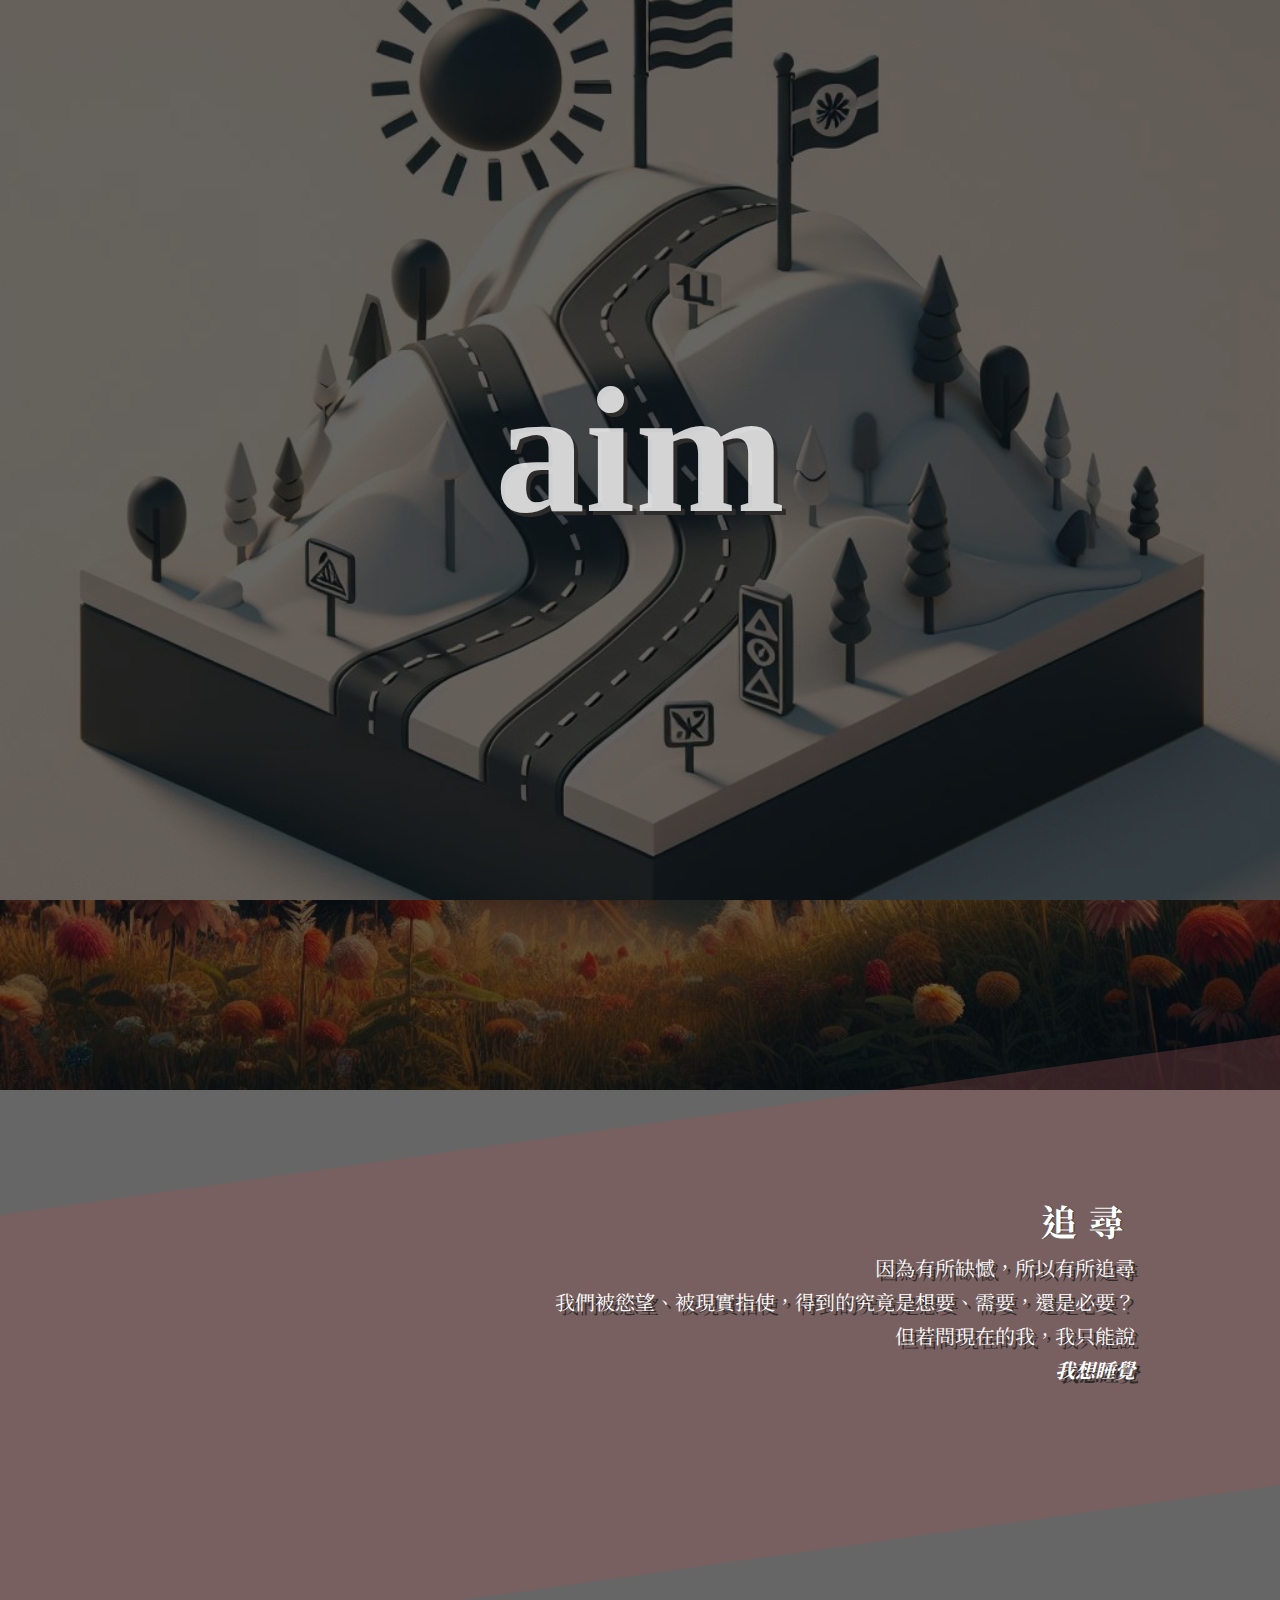
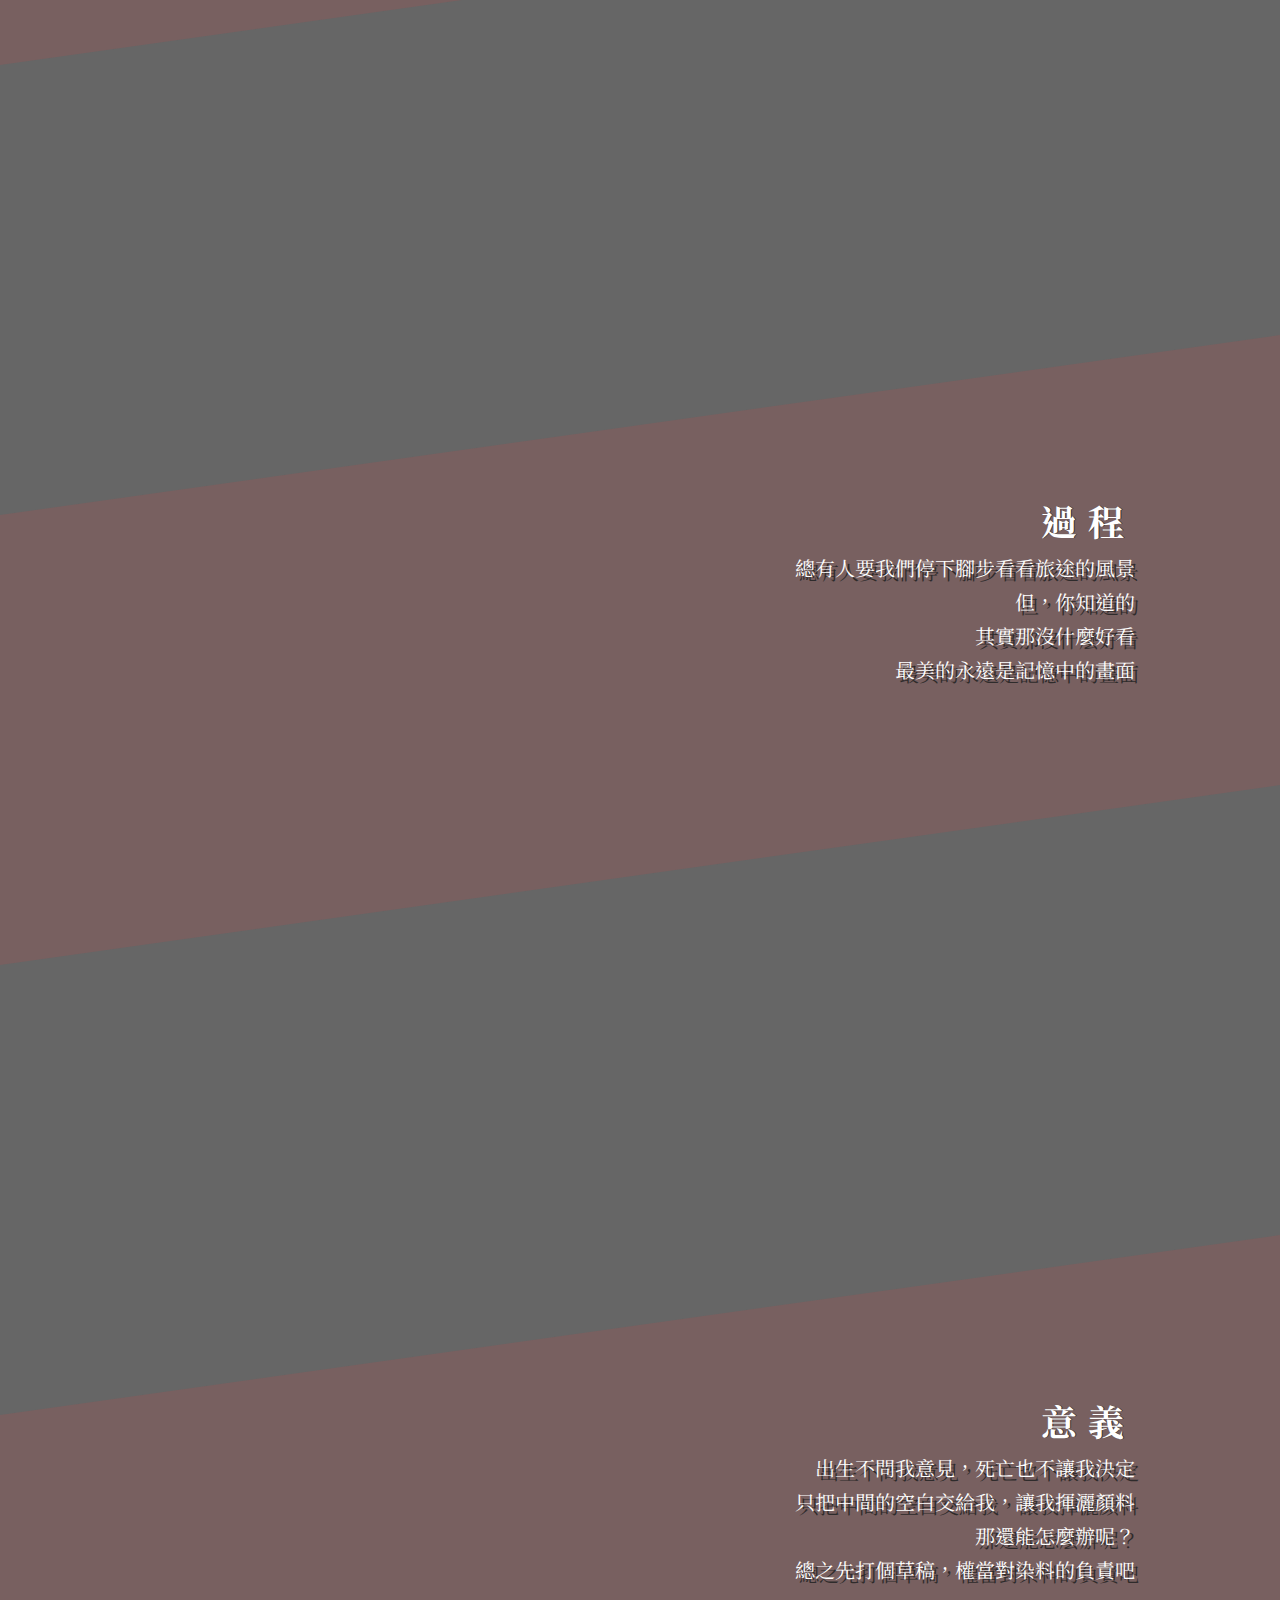
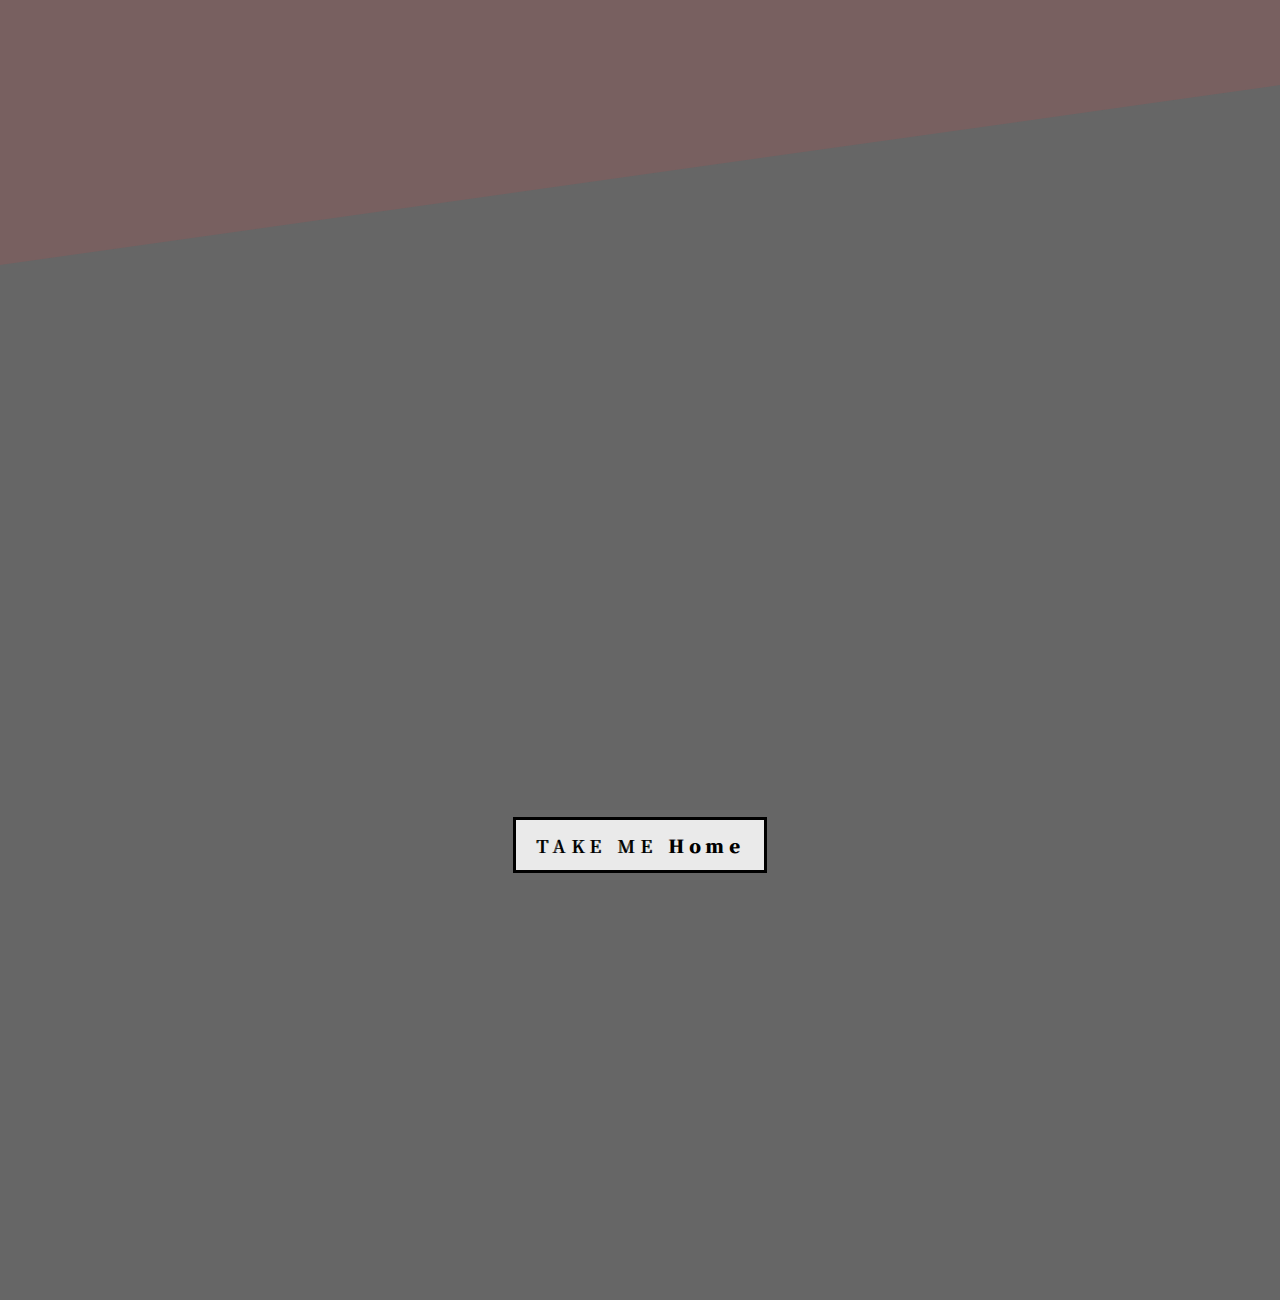
<file: aim.html>
<!DOCTYPE html>
<html lang="en">
<head>
    <meta charset="UTF-8">
    <meta http-equiv="X-UA-Compatible" content="IE=edge">
    <meta name="viewport" content="width=device-width, initial-scale=1.0">
    <link rel="stylesheet" href="./index.css">
    <title>aim</title>
    <style>
        @import url('https://fonts.googleapis.com/css2?family=Noto+Serif+TC:wght@200..900&display=swap');

        #img-one {
            background-image: url(pic/goal/7d3e4fdfb6b2.jpg);
            background-size: cover;
            background-color: rgba(0, 0, 0, .6);
            background-blend-mode: multiply;
        }

        #img-two {
            background-image: url(pic/goal/43561f428684.jpg);
            background-color: rgba(0, 0, 0, .6);
            background-blend-mode: multiply;
        }

        .content-one {
            background: url(pic/goal/f15b88fd71be.jpg) no-repeat fixed center;
            background-size: cover;
            background-color: rgba(0, 0, 0, .6);
            background-blend-mode: multiply;
        }

        .content-two {
            background: url(pic/goal/7d3e4fdfb6b2.jpg) no-repeat fixed center;
            background-size: cover;
            background-color: rgba(0, 0, 0, .6);
            background-blend-mode: multiply;
        }

        .content-three {
            background: url(pic/goal/31d526432d84.jpg) no-repeat fixed center;
            background-size: cover;
            background-color: rgba(0, 0, 0, .6);
            background-blend-mode: multiply;
        }

        h1{
            font-family: 'modern_no._20regular',serif;
        }
    </style>
</head>
<body>
    <div class="container">
        <section id="img-one" class="img">
            <h1>aim</h1>
        </section>
        <section class="content-one">
            <div class="text-box">
                <div class="cnt">
                <h2>追尋</h2>
                <p>
                    因為有所缺憾，所以有所追尋<br>
                    我們被慾望、被現實指使，得到的究竟是想要、需要，還是必要？ <br>
                    但若問現在的我，我只能說 <br>
                     <strong><em>我想睡覺</em></strong>
                </p>
            </div>
            </div>
        </section>
        <section class="content-two">
            <div class="text-box">
                <div class="cnt">
                <h2>過程</h2>
                <p>
                    總有人要我們停下腳步看看旅途的風景 <br>
                    但，你知道的 <br>
                    其實那沒什麼好看 <br> 
                    最美的永遠是記憶中的畫面 <br>
                </p>

            </div>
            </div>
        </section>
        <section class="content-three">
            <div class="text-box">
                <div class="cnt">
                <h2>意義</h2>
                <p>
                    出生不問我意見，死亡也不讓我決定 <br>
                    只把中間的空白交給我，讓我揮灑顏料 <br>
                    那還能怎麼辦呢？ <br>
                    總之先打個草稿，權當對染料的負責吧 <br>
                </p>
            </div>
            </div>
        </section>
        <section id="img-two" class="img">
            <div class="cnt">
                <p>
                    <a href="index.html" class="btn">TAKE ME<strong> Home</strong><em></em></a>
                </p>
            </div>
        </section>
    </div>
</body>
</html>
</file>
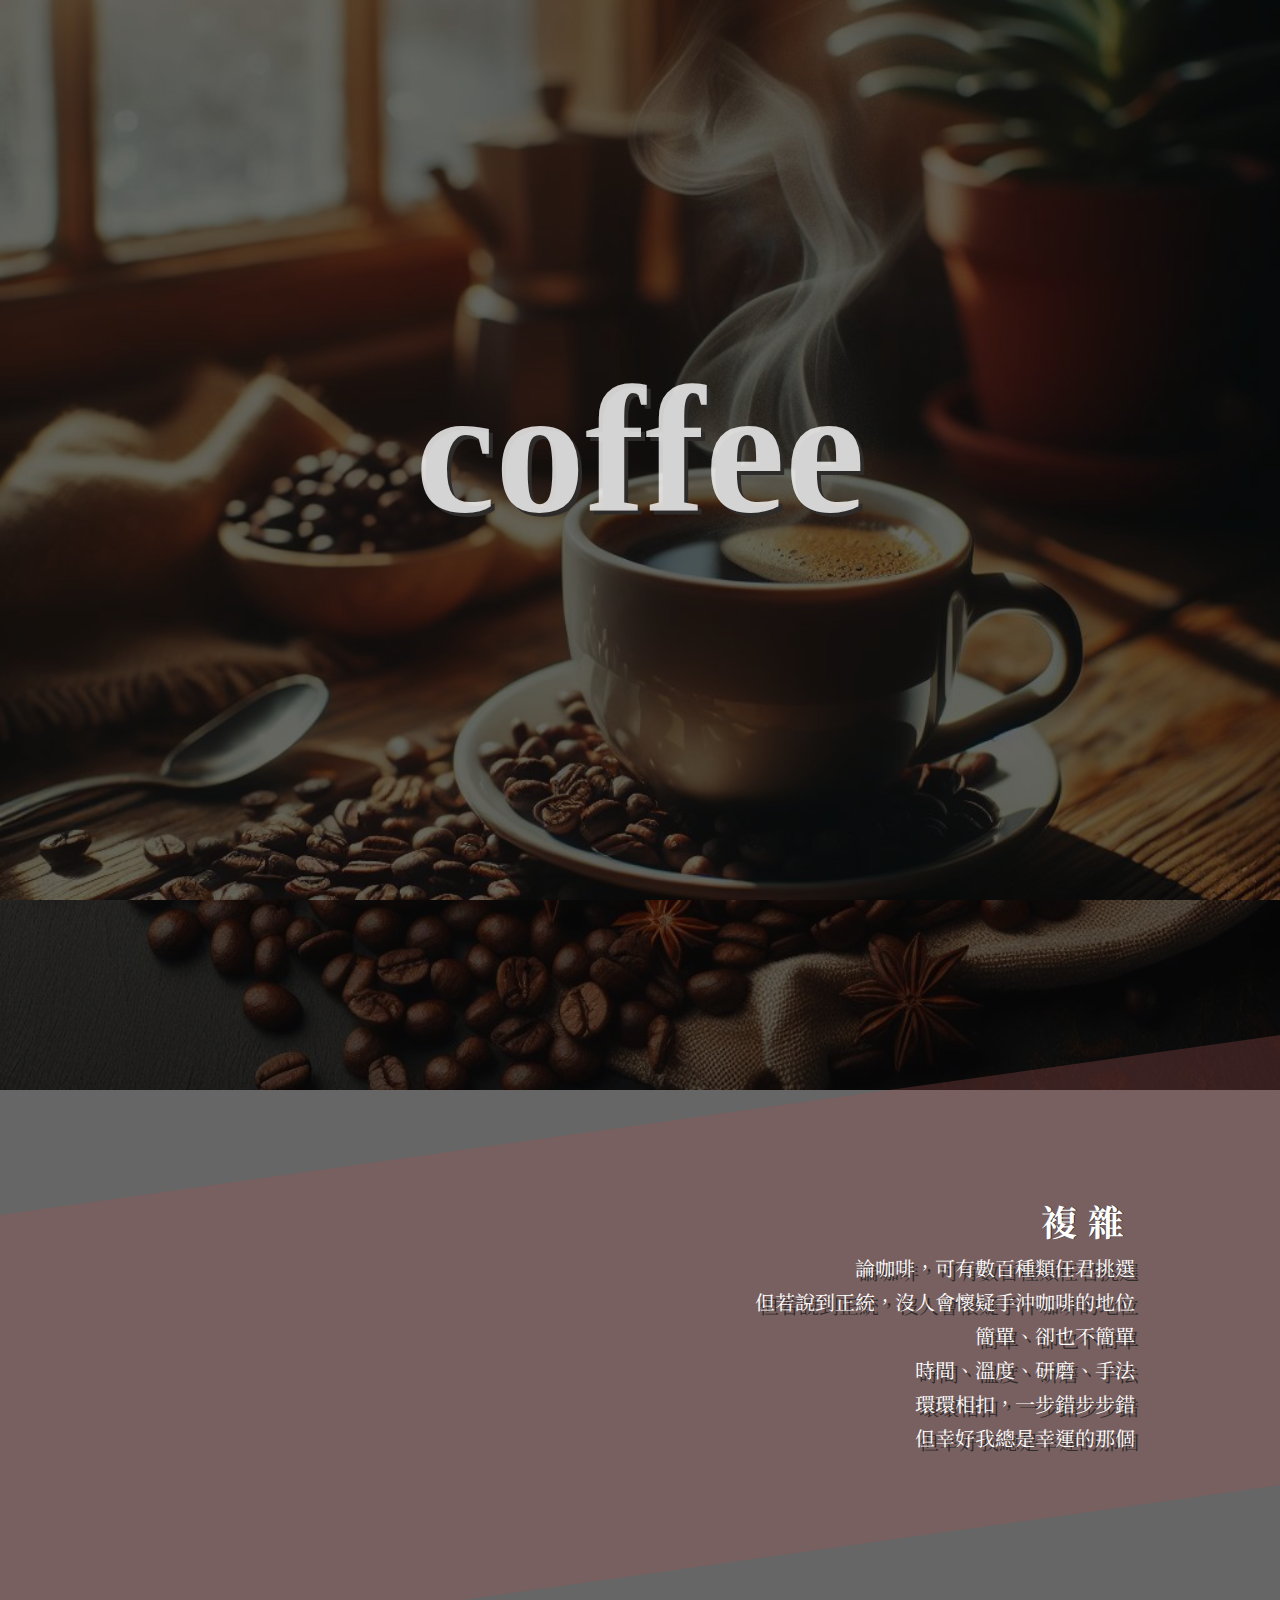
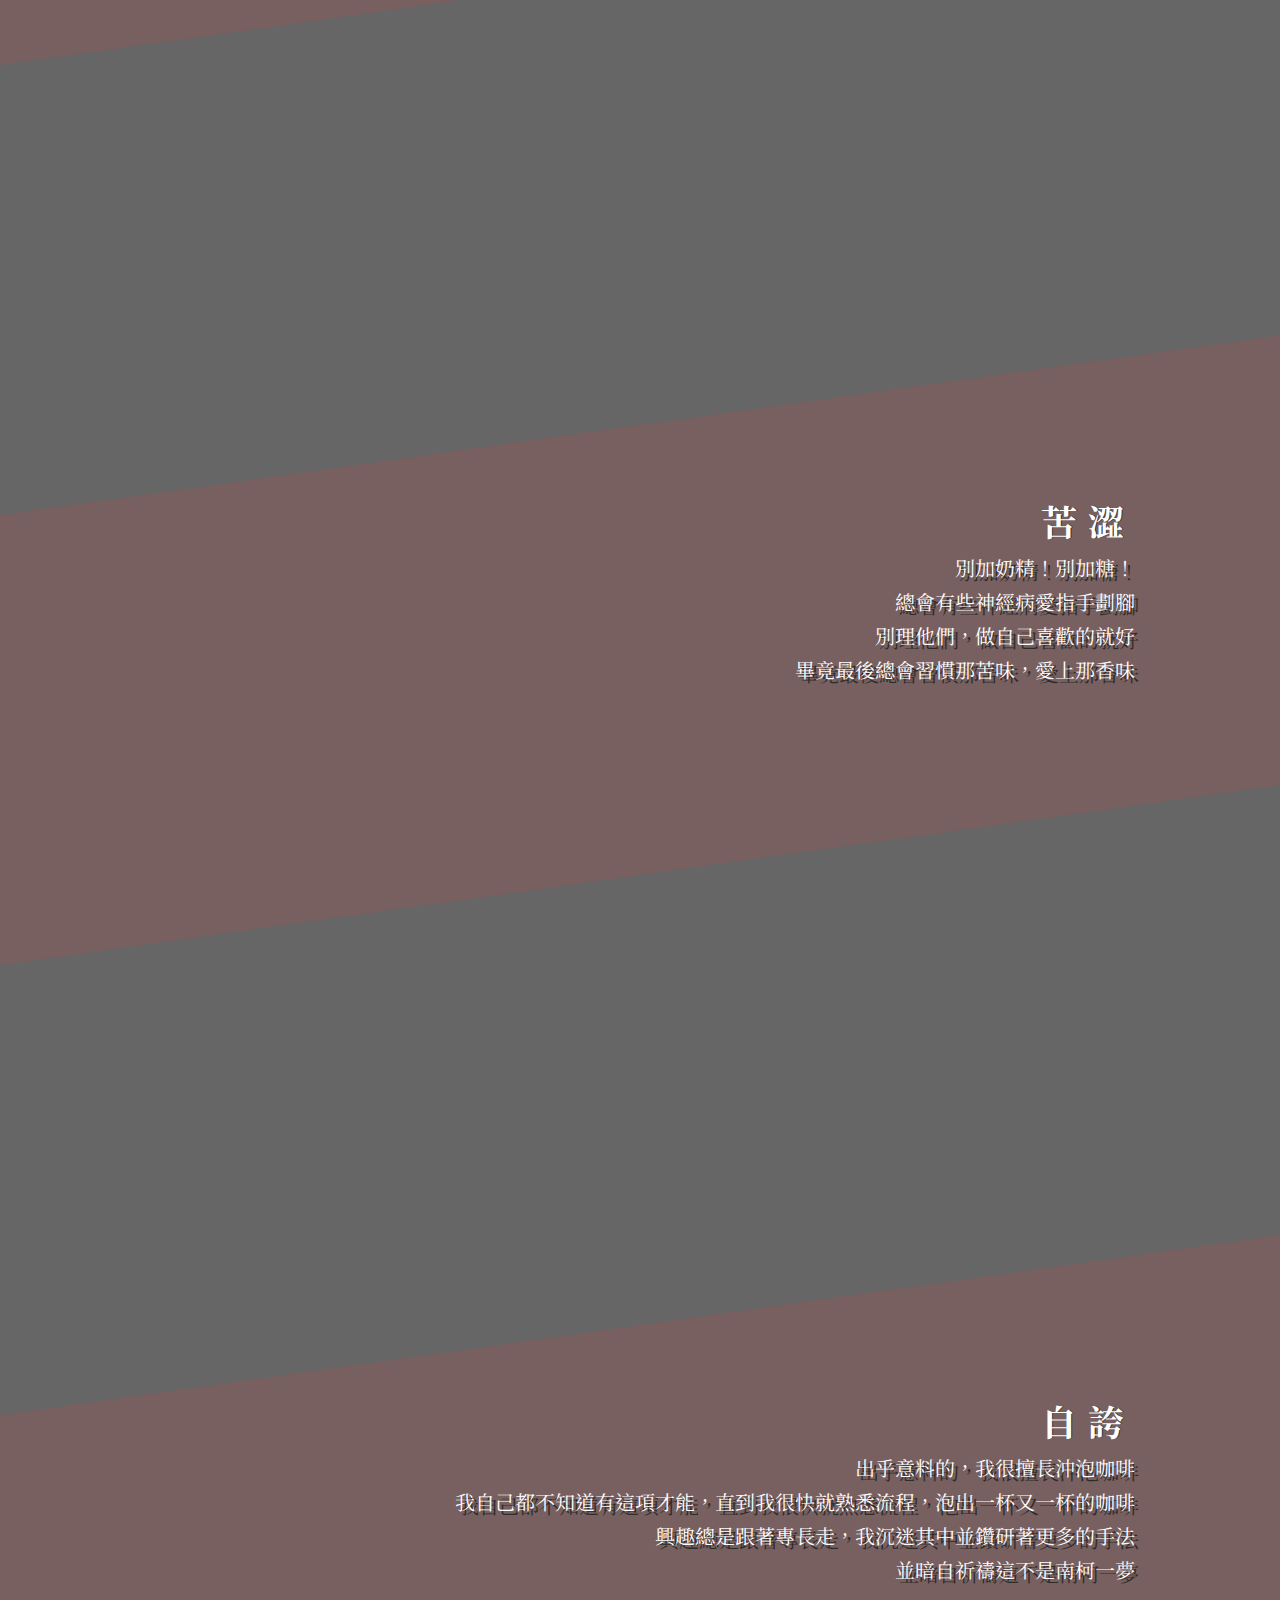
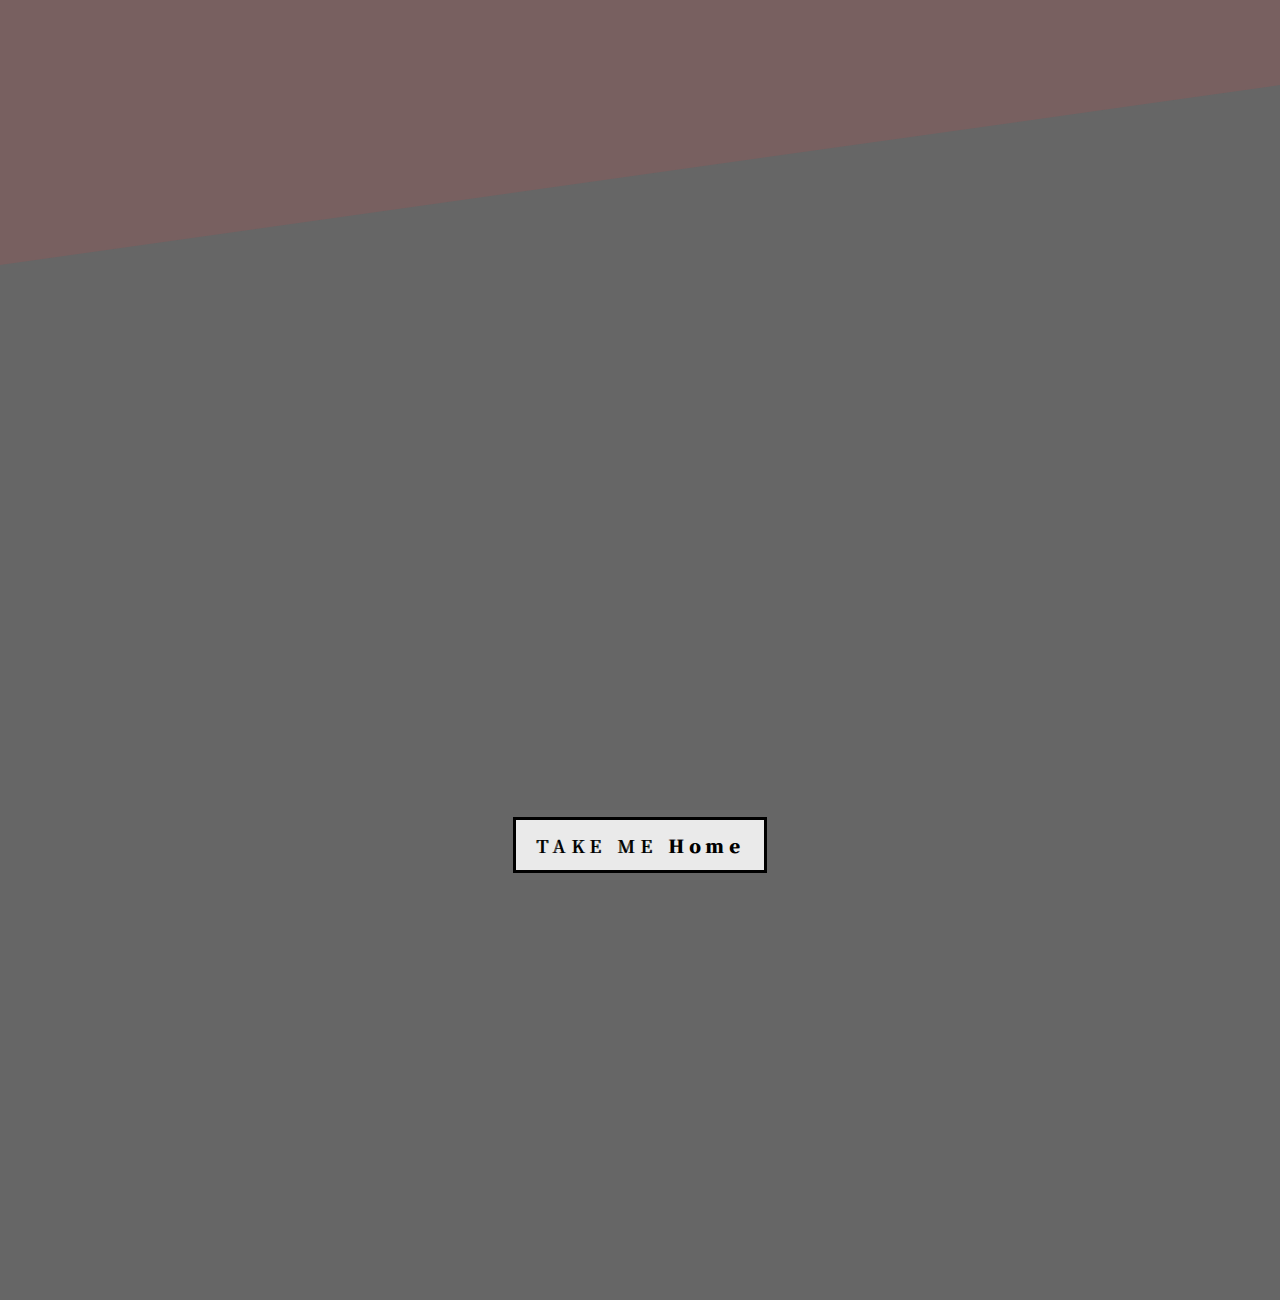
<file: coffee.html>
<!DOCTYPE html>
<html lang="en">
<head>
    <meta charset="UTF-8">
    <meta http-equiv="X-UA-Compatible" content="IE=edge">
    <meta name="viewport" content="width=device-width, initial-scale=1.0">
    <link rel="stylesheet" href="./index.css">
    <title>coffee</title>
    <style>
        @import url('https://fonts.googleapis.com/css2?family=Noto+Serif+TC:wght@200..900&display=swap');

        #img-one {
            background-image: url(pic/coffee/fc5dc56a190e.jpg);
            background-size: cover;
            background-color: rgba(0, 0, 0, .6);
            background-blend-mode: multiply;
        }

        #img-two {
            background-image: url(pic/coffee/8563781e4027.jpg);
            background-color: rgba(0, 0, 0, .6);
            background-blend-mode: multiply;
        }

        .content-one {
            background: url(pic/coffee/8c9326e2c6a7.jpg) no-repeat fixed center;
            background-size: cover;
            background-color: rgba(0, 0, 0, .6);
            background-blend-mode: multiply;
        }

        .content-two {
            background: url(pic/coffee/fc5dc56a190e.jpg) no-repeat fixed center;
            background-size: cover;
            background-color: rgba(0, 0, 0, .6);
            background-blend-mode: multiply;
        }

        .content-three {
            background: url(pic/coffee/07123a2e4350.jpg) no-repeat fixed center;
            background-size: cover;
            background-color: rgba(0, 0, 0, .6);
            background-blend-mode: multiply;
        }

        h1{
            font-family: 'modern_no._20regular',serif;
        }
    </style>
</head>
<body>
    <div class="container">
        <section id="img-one" class="img">
            <h1>coffee</h1>
        </section>
        <section class="content-one">
            <div class="text-box">
                <div class="cnt">
                <h2>複雜</h2>
                <p>
                    論咖啡，可有數百種類任君挑選 <br>
                    但若說到正統，沒人會懷疑手沖咖啡的地位 <br>
                    簡單、卻也不簡單 <br>
                    時間、溫度、研磨、手法 <br>
                    環環相扣，一步錯步步錯 <br>
                    但幸好我總是幸運的那個 <br>
                </p>
            </div>
            </div>
        </section>
        <section class="content-two">
            <div class="text-box">
                <div class="cnt">
                <h2>苦澀</h2>
                <p>
                    別加奶精！別加糖！<br>
                    總會有些神經病愛指手劃腳 <br>
                    別理他們，做自己喜歡的就好 <br>
                    畢竟最後總會習慣那苦味，愛上那香味
                </p>
            </div>
            </div>
        </section>
        <section class="content-three">
            <div class="text-box">
                <div class="cnt">
                <h2>自誇</h2>
                <p>
                    出乎意料的，我很擅長沖泡咖啡 <br>
                    我自己都不知道有這項才能，直到我很快就熟悉流程，泡出一杯又一杯的咖啡 <br>
                    興趣總是跟著專長走，我沉迷其中並鑽研著更多的手法 <br>
                    並暗自祈禱這不是南柯一夢
                </p>
            </div>
            </div>
        </section>
        <section id="img-two" class="img">
            <div class="cnt">
                <p>
                    <a href="index.html" class="btn">TAKE ME<strong> Home</strong><em></em></a>
                </p>
            </div>
        </section>
    </div>
</body>
</html>
</file>
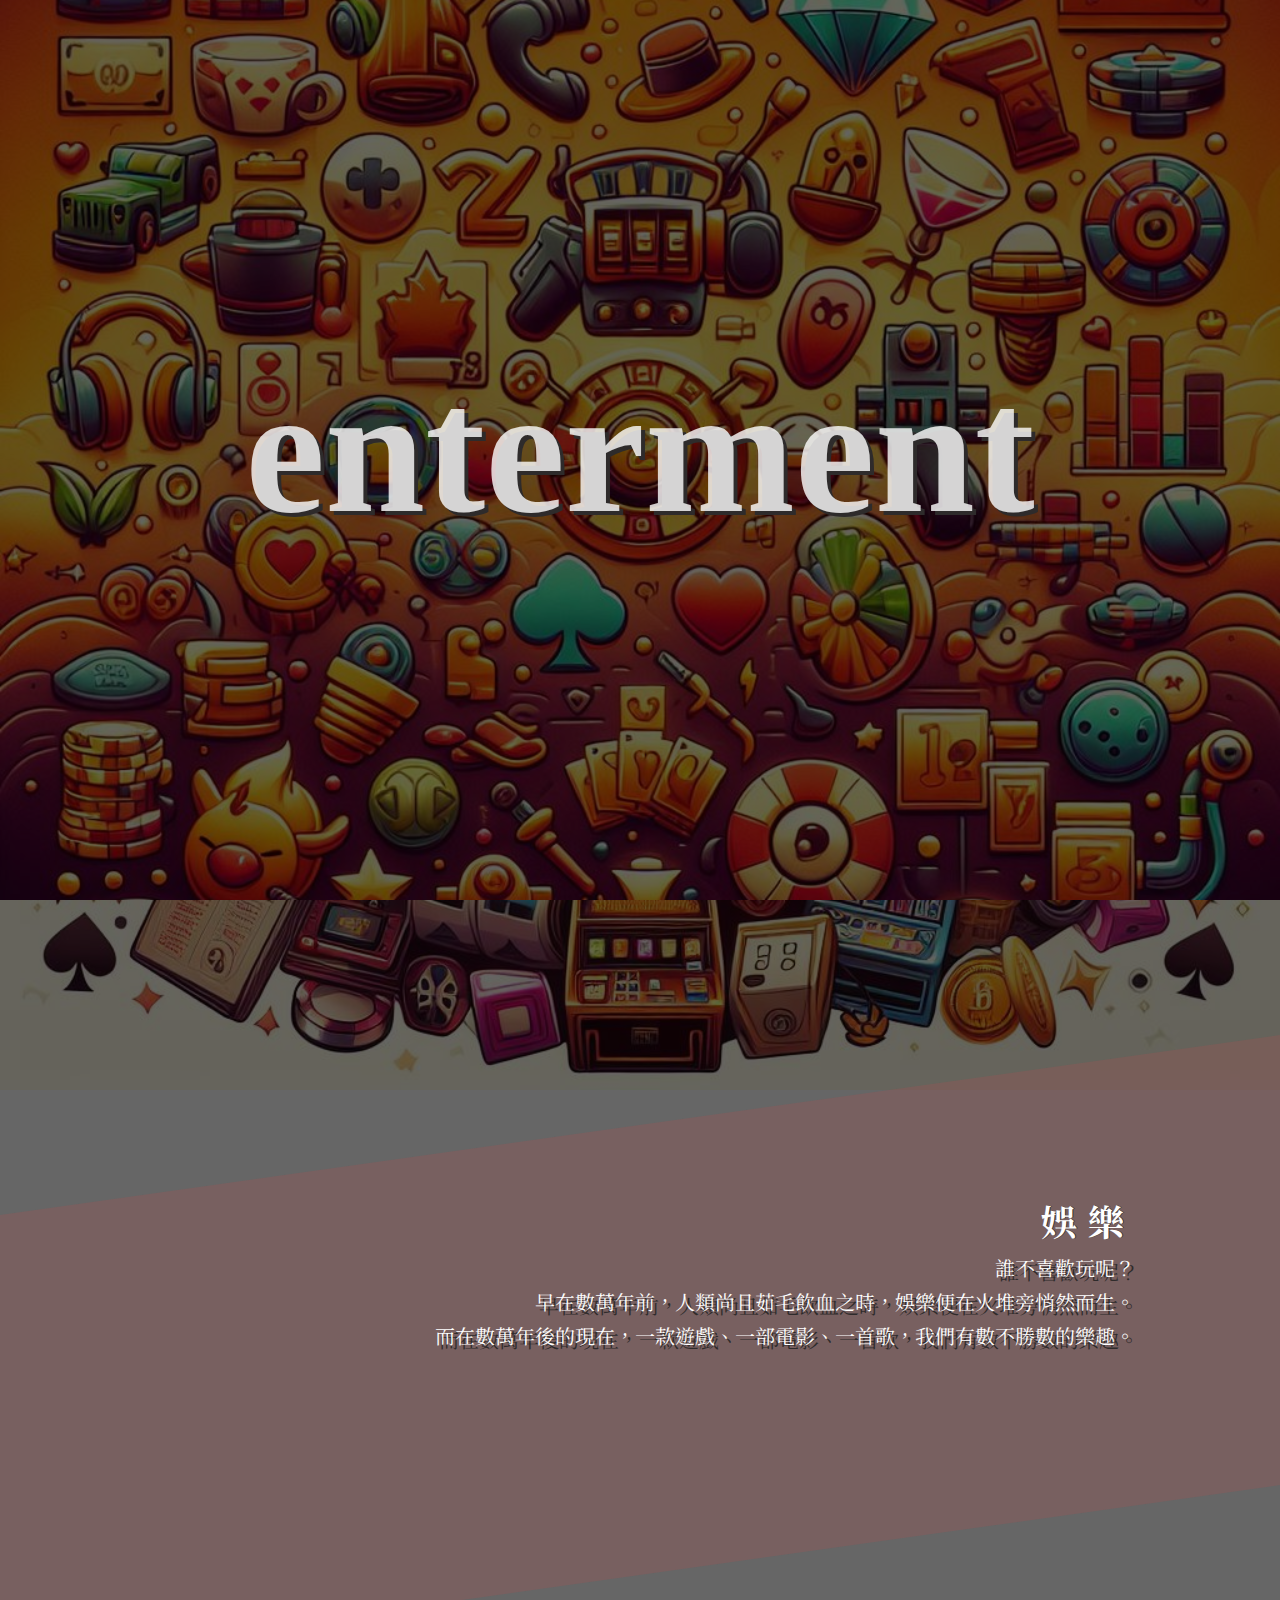
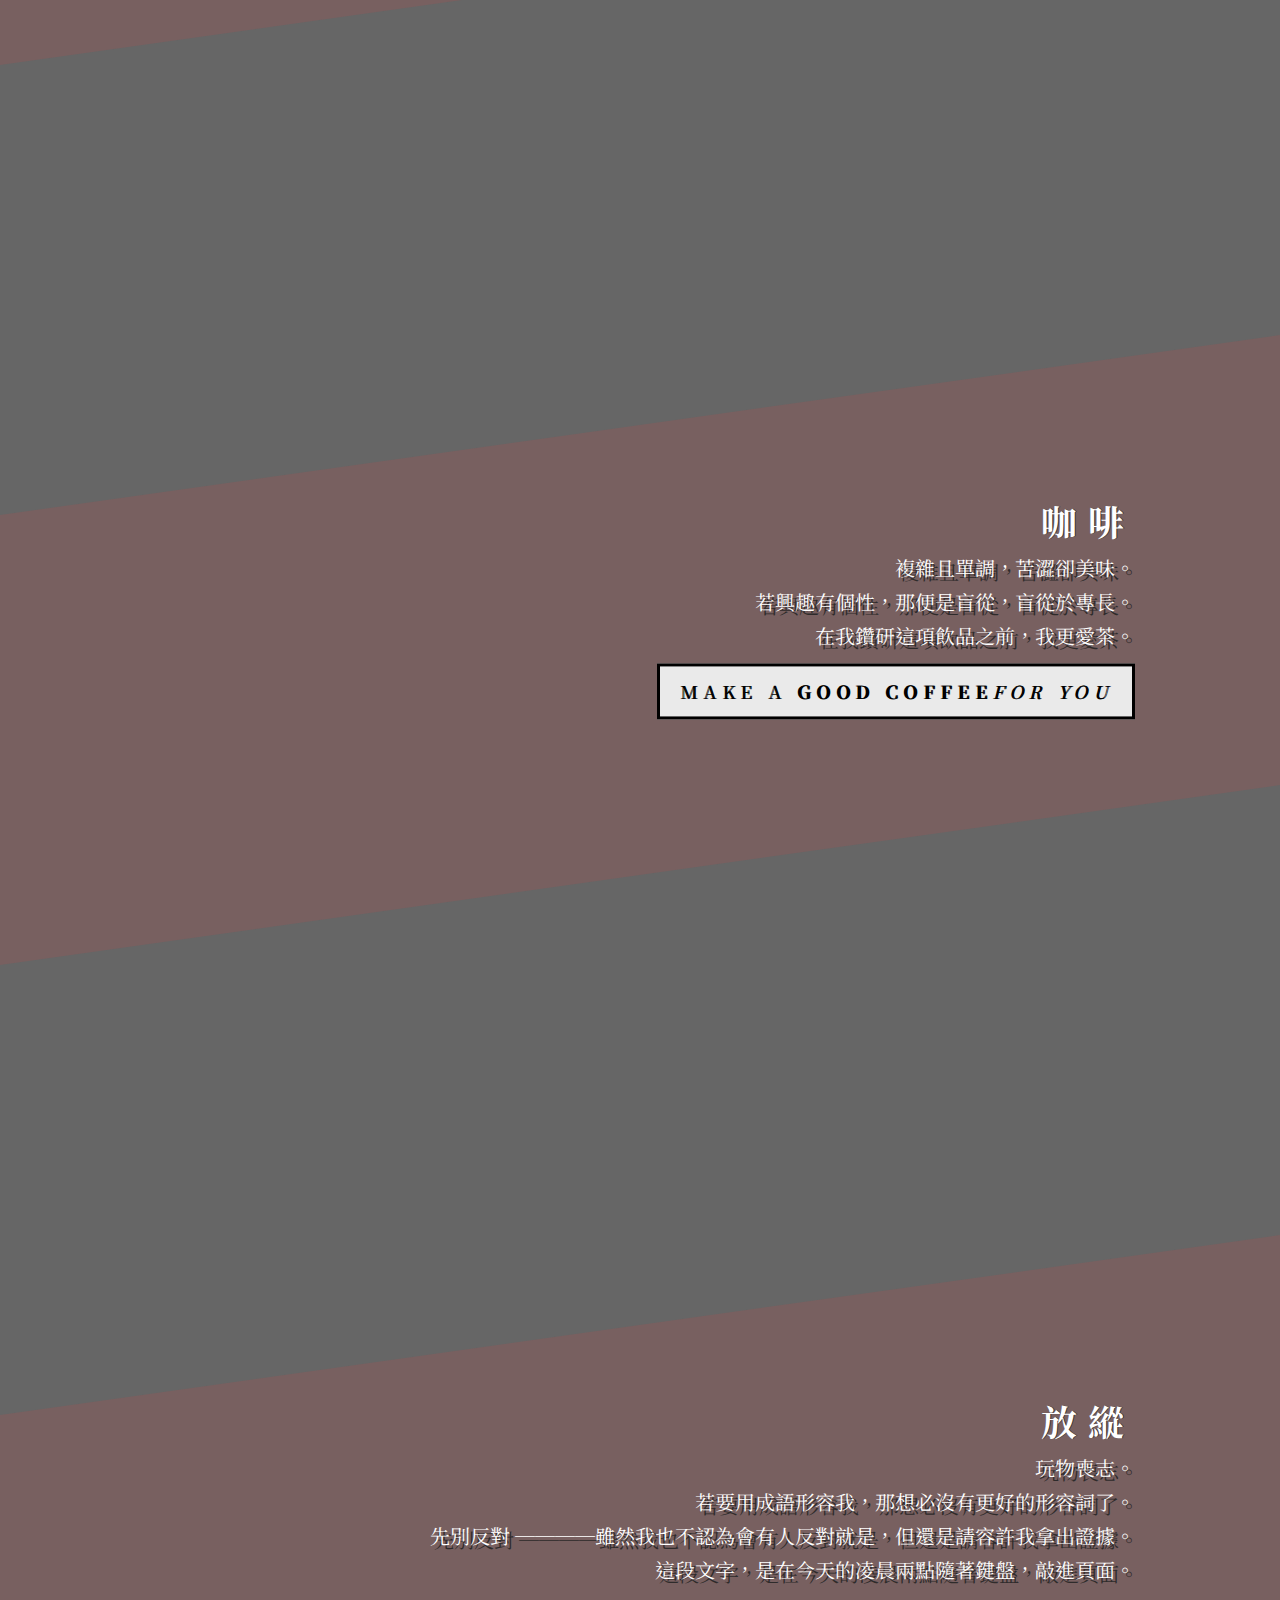
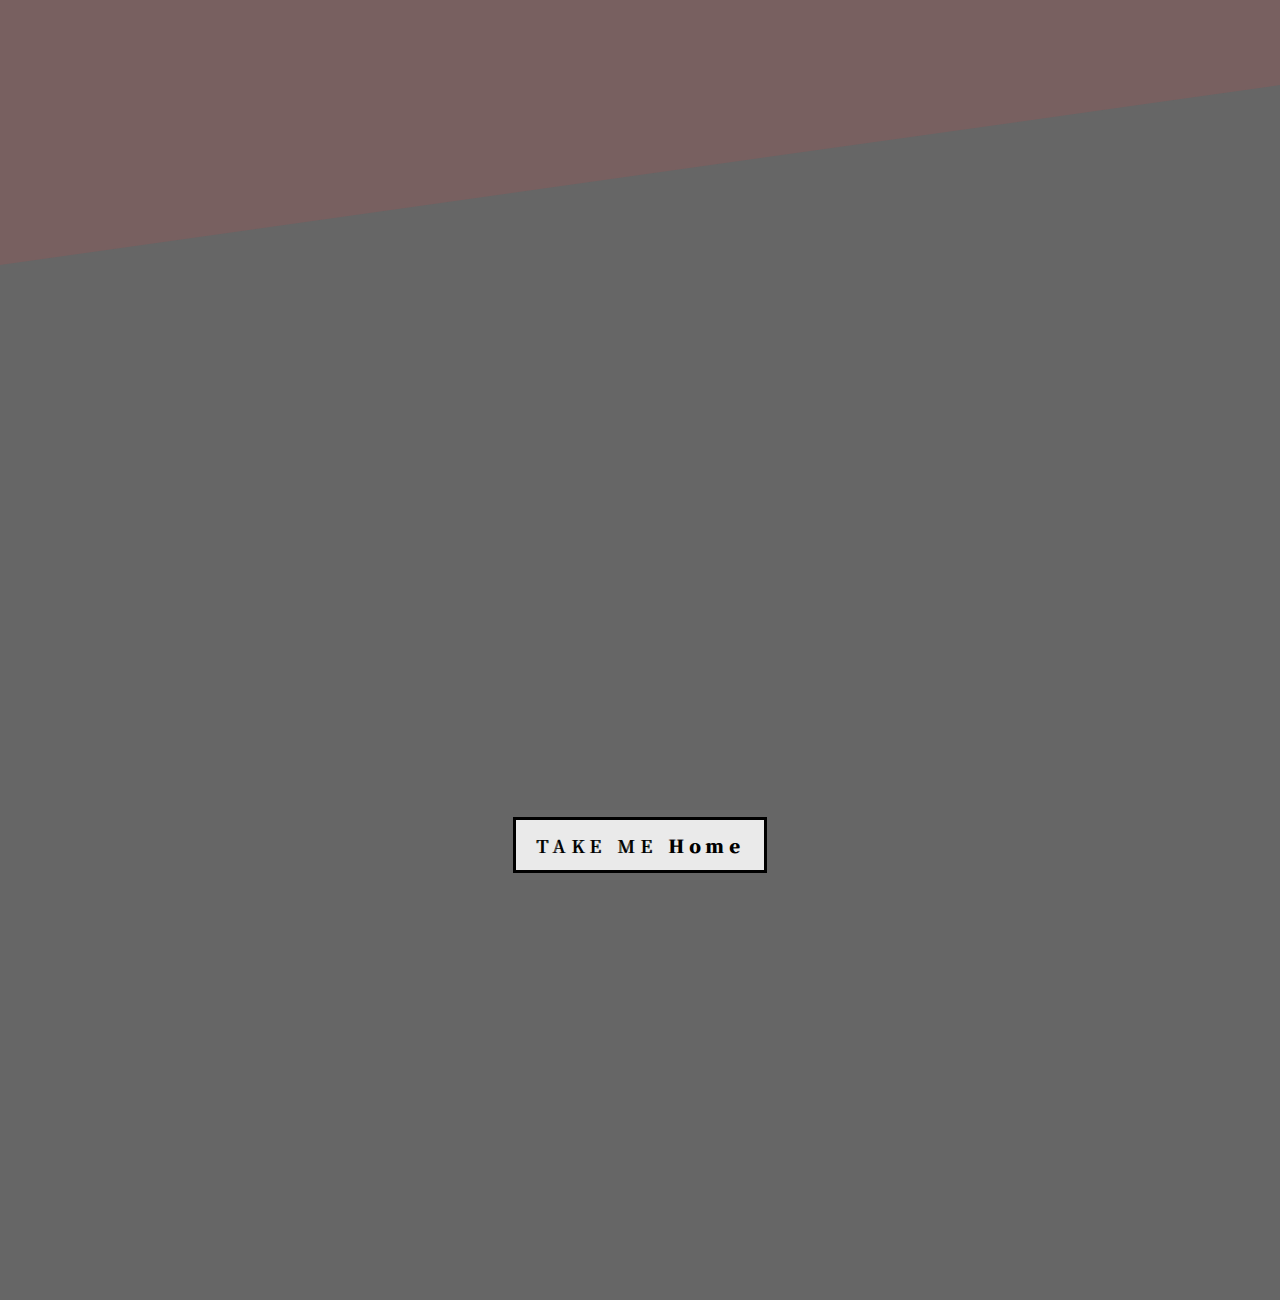
<file: enterment.html>
<!DOCTYPE html>
<html lang="en">
<head>
    <meta charset="UTF-8">
    <meta http-equiv="X-UA-Compatible" content="IE=edge">
    <meta name="viewport" content="width=device-width, initial-scale=1.0">
    <link rel="stylesheet" href="./index.css">
    <title>enterment</title>
    <style>
        @import url('https://fonts.googleapis.com/css2?family=Noto+Serif+TC:wght@200..900&display=swap');

        #img-one {
            background-image: url(pic/game/cd631b69cabb.jpg);
            background-size: cover;
            background-color: rgba(0, 0, 0, .6);
            background-blend-mode: multiply;
        }

        #img-two {
            background-image: url(pic/game/OIG2.jpg);
            background-color: rgba(0, 0, 0, .6);
            background-blend-mode: multiply;
        }

        .content-one {
            background: url(pic/game/01e5ff09ffa0.jpg) no-repeat fixed center;
            background-size: cover;
            background-color: rgba(0, 0, 0, .6);
            background-blend-mode: multiply;
        }

        .content-two {
            background: url(pic/game/cd631b69cabb.jpg) no-repeat fixed center;
            background-size: cover;
            background-color: rgba(0, 0, 0, .6);
            background-blend-mode: multiply;
        }

        .content-three {
            background: url(pic/game/cc87a9865cd3.jpg) no-repeat fixed center;
            background-size: cover;
            background-color: rgba(0, 0, 0, .6);
            background-blend-mode: multiply;
        }

        h1{
            font-family: 'modern_no._20regular',serif;
        }
    </style>
</head>
<body>
    <div class="container">
        <section id="img-one" class="img">
            <h1>enterment</h1>
        </section>
        <section class="content-one">
            <div class="text-box">
                <div class="cnt">
                <h2>娛樂</h2>
                <p>
                    誰不喜歡玩呢？ <br>
                    早在數萬年前，人類尚且茹毛飲血之時，娛樂便在火堆旁悄然而生。 <br>
                    而在數萬年後的現在，一款遊戲、一部電影、一首歌，我們有數不勝數的樂趣。

                </p>
            </div>
            </div>
        </section>
        <section class="content-two">
            <div class="text-box">
                <div class="cnt">
                <h2>咖啡</h2>
                <p>
                    複雜且單調，苦澀卻美味。 <br>
                    若興趣有個性，那便是盲從，盲從於專長。 <br>
                    在我鑽研這項飲品之前，我更愛茶。
                </p>
                <p>
                    <a href="coffee.html" class="btn">MAKE A <strong>GOOD COFFEE</strong><em>FOR YOU</em></a>
                </p>
            </div>
            </div>
        </section>
        <section class="content-three">
            <div class="text-box">
                <div class="cnt">
                <h2>放縱</h2>
                <p>
                    玩物喪志。 <br>
                    若要用成語形容我，那想必沒有更好的形容詞了。 <br>
                    先別反對 ────雖然我也不認為會有人反對就是，但還是請容許我拿出證據。 <br>
                    這段文字，是在今天的凌晨兩點隨著鍵盤，敲進頁面。
                </p>
            </div>
            </div>
        </section>
        <section id="img-two" class="img">
            <div class="cnt">
                <p>
                    <a href="index.html" class="btn">TAKE ME<strong> Home</strong><em></em></a>
                </p>
            </div>
        </section>
    </div>
</body>
</html>
</file>
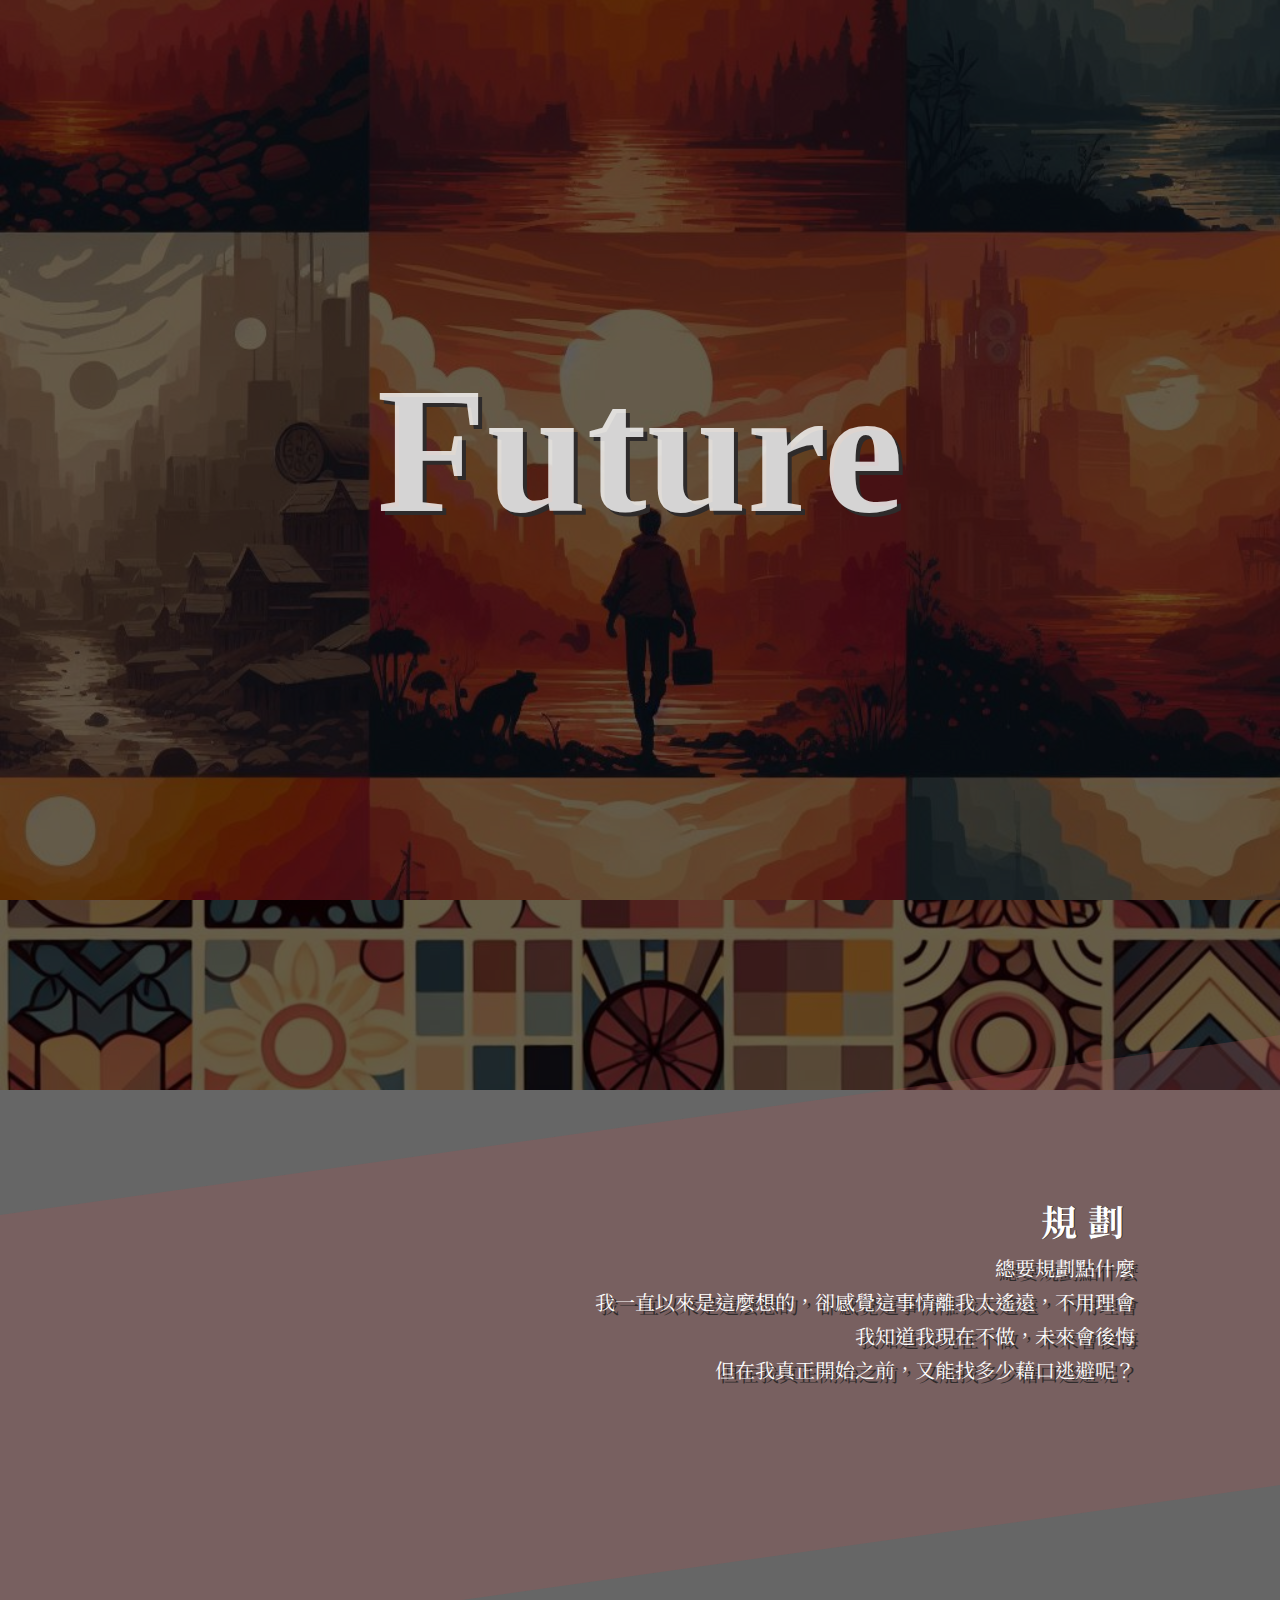
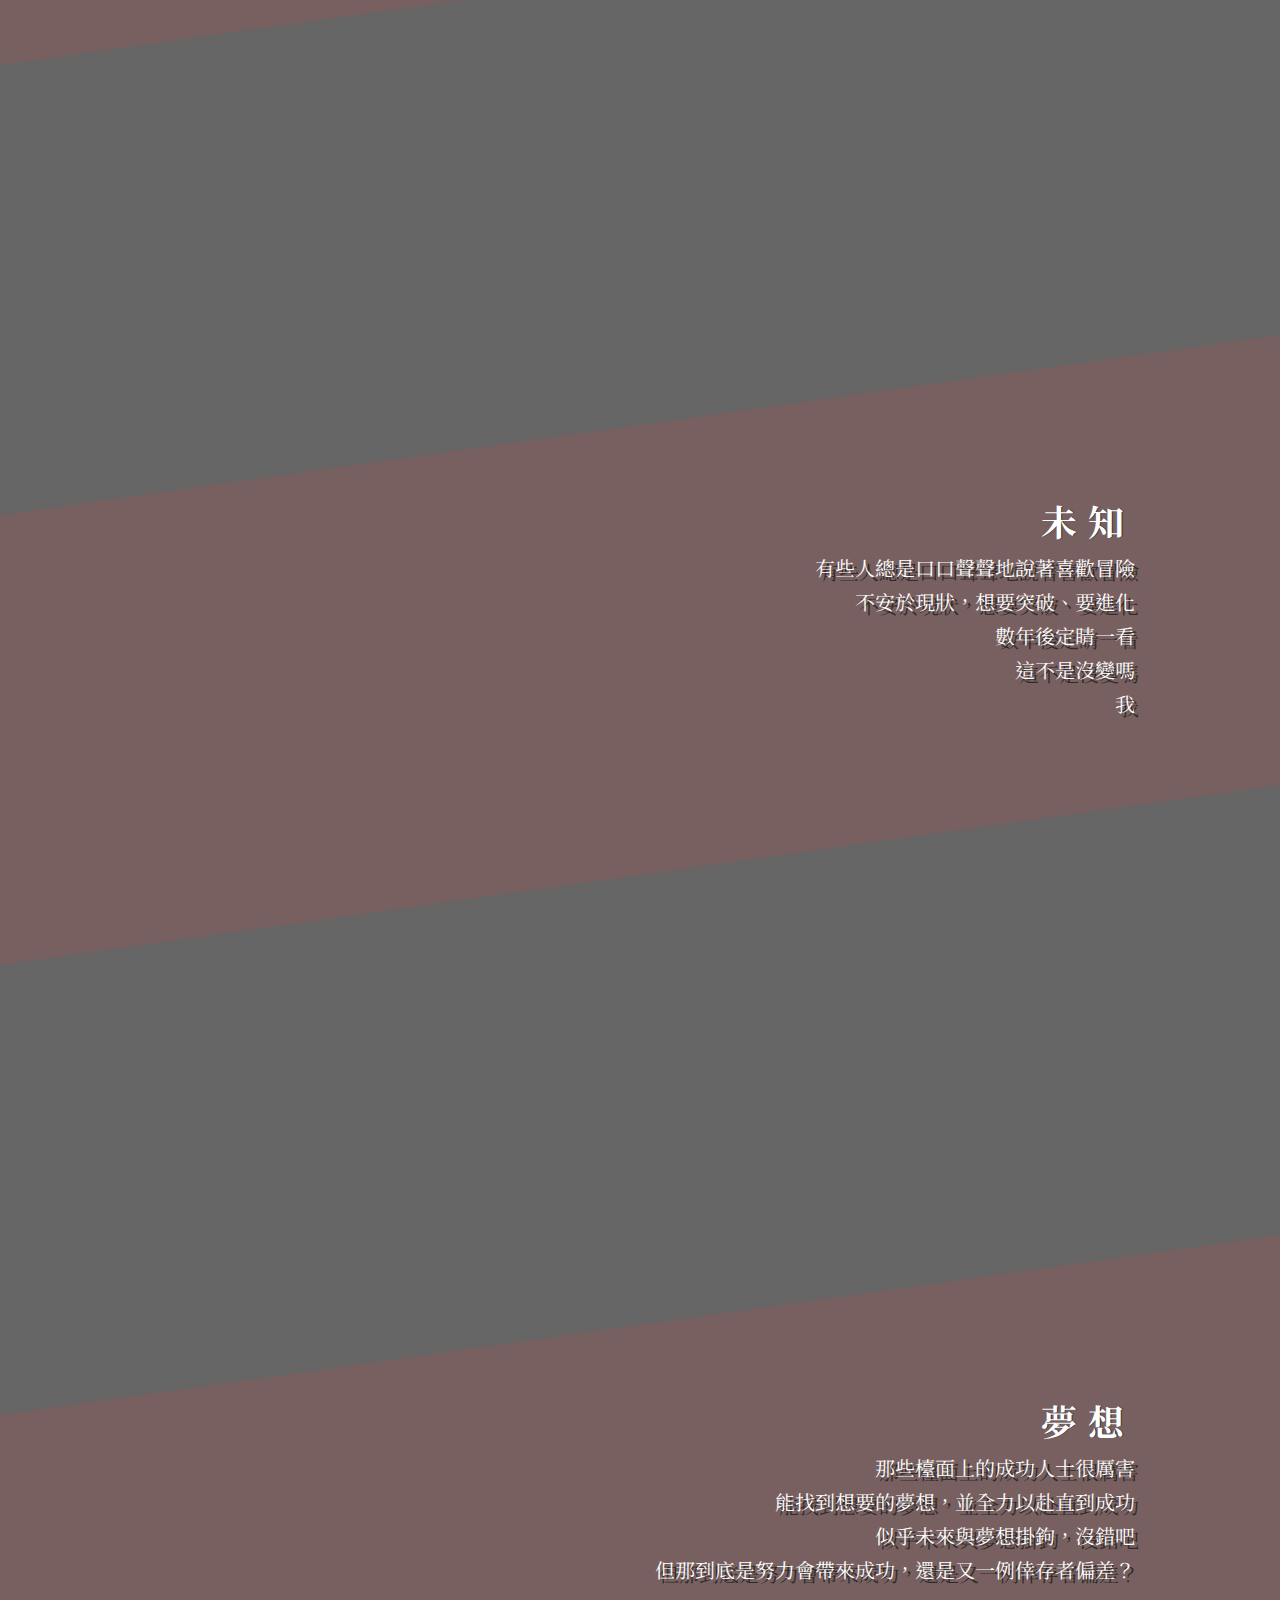
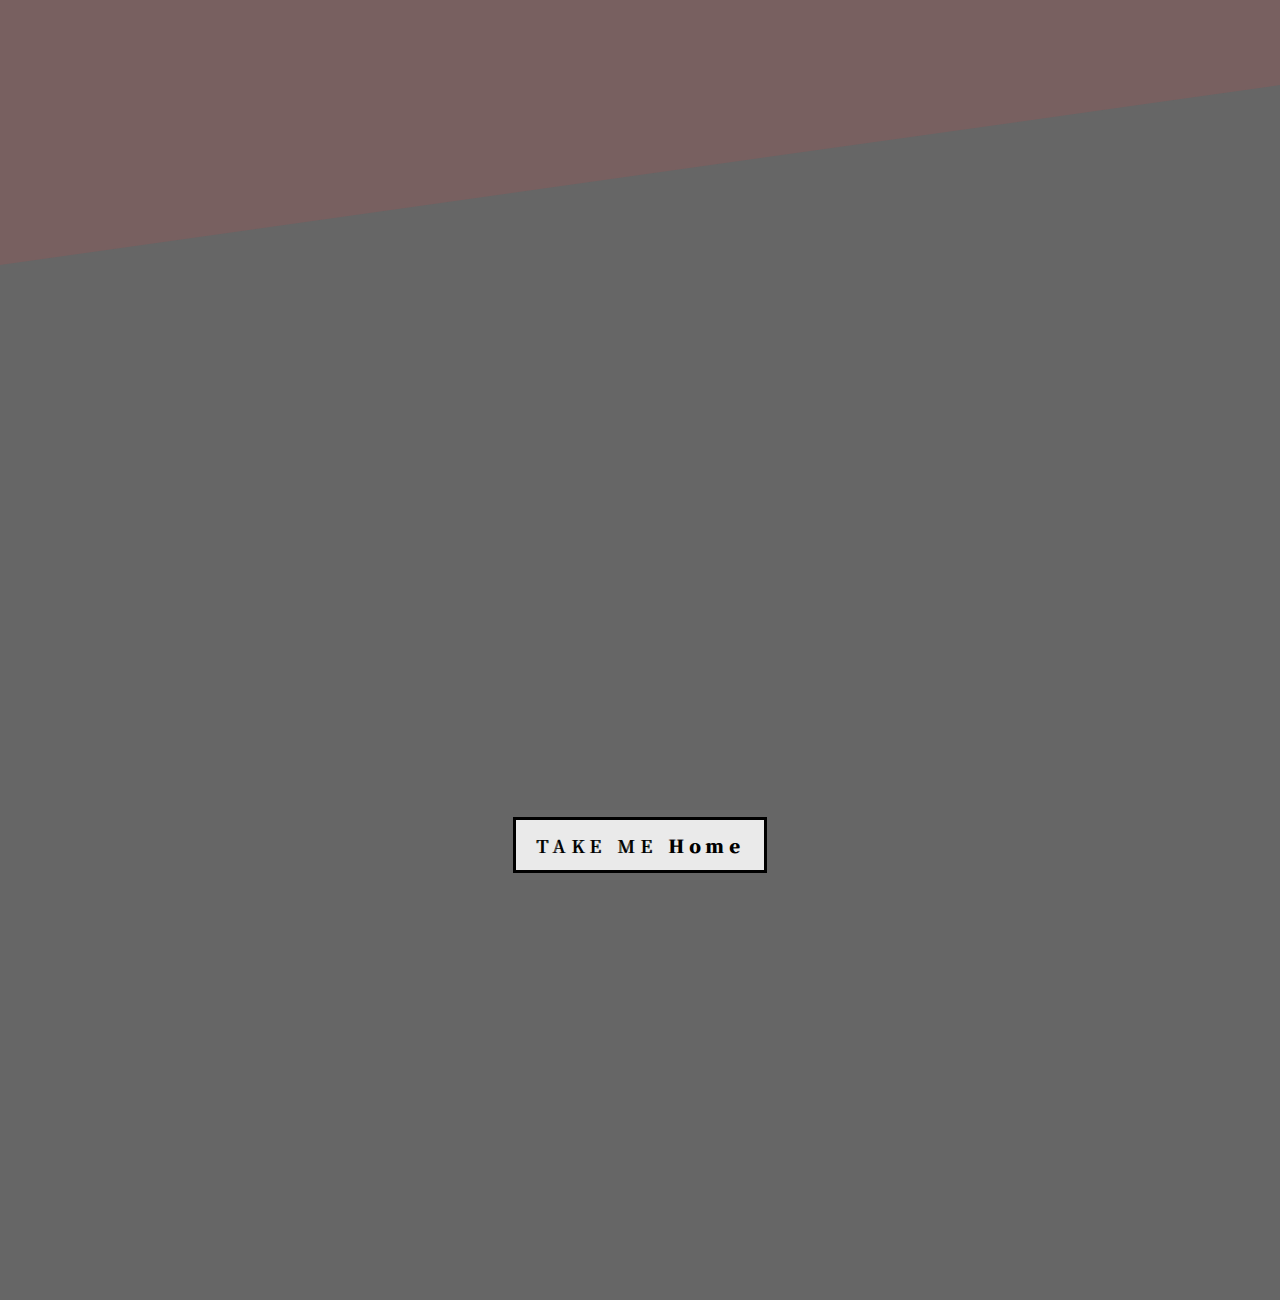
<file: Future.html>
<!DOCTYPE html>
<html lang="en">
<head>
    <meta charset="UTF-8">
    <meta http-equiv="X-UA-Compatible" content="IE=edge">
    <meta name="viewport" content="width=device-width, initial-scale=1.0">
    <link rel="stylesheet" href="./index.css">
    <title>Future</title>
    <style>
        @import url('https://fonts.googleapis.com/css2?family=Noto+Serif+TC:wght@200..900&display=swap');

        #img-one {
            background-image: url(pic/Future/235ef54abc14.jpg);
            background-size: cover;
            background-color: rgba(0, 0, 0, .6);
            background-blend-mode: multiply;
        }

        #img-two {
            background-image: url(pic/Future/4b7eb3ba962a.jpg);
            background-color: rgba(0, 0, 0, .6);
            background-blend-mode: multiply;
        }

        .content-one {
            background: url(pic/Future/76999c3aa8d3.jpg) no-repeat fixed center;
            background-size: cover;
            background-color: rgba(0, 0, 0, .6);
            background-blend-mode: multiply;
        }

        .content-two {
            background: url(pic/Future/235ef54abc14.jpg) no-repeat fixed center;
            background-size: cover;
            background-color: rgba(0, 0, 0, .6);
            background-blend-mode: multiply;
        }

        .content-three {
            background: url(pic/Future/1ca192d314b3.jpg) no-repeat fixed center;
            background-size: cover;
            background-color: rgba(0, 0, 0, .6);
            background-blend-mode: multiply;
        }

        h1{
            font-family: 'modern_no._20regular',serif;
        }
    </style>
</head>
<body>
    <div class="container">
        <section id="img-one" class="img">
            <h1>Future</h1>
        </section>
        <section class="content-one">
            <div class="text-box">
                <div class="cnt">
                <h2>規劃</h2>
                <p>
                    總要規劃點什麼 <br>
                    我一直以來是這麼想的，卻感覺這事情離我太遙遠，不用理會 <br>
                    我知道我現在不做，未來會後悔 <br>
                    但在我真正開始之前，又能找多少藉口逃避呢？
                </p>

            </div>
            </div>
        </section>
        <section class="content-two">
            <div class="text-box">
                <div class="cnt">
                <h2>未知</h2>
                <p>
                    有些人總是口口聲聲地說著喜歡冒險 <br>
                    不安於現狀，想要突破、要進化 <br>
                    數年後定睛一看 <br>
                    這不是沒變嗎 <br>
                    我
                </p>

            </div>
            </div>
        </section>
        <section class="content-three">
            <div class="text-box">
                <div class="cnt">
                <h2>夢想</h2>
                <p>                    
                    那些檯面上的成功人士很厲害 <br>
                    能找到想要的夢想，並全力以赴直到成功 <br>
                    似乎未來與夢想掛鉤，沒錯吧 <br>
                    但那到底是努力會帶來成功，還是又一例倖存者偏差？
                </p>
            </div>
            </div>
        </section>
        <section id="img-two" class="img">
            <div class="cnt">
                <p>
                    <a href="index.html" class="btn">TAKE ME<strong> Home</strong><em></em></a>
                </p>
            </div>
        </section>
    </div>
</body>
</html>
</file>
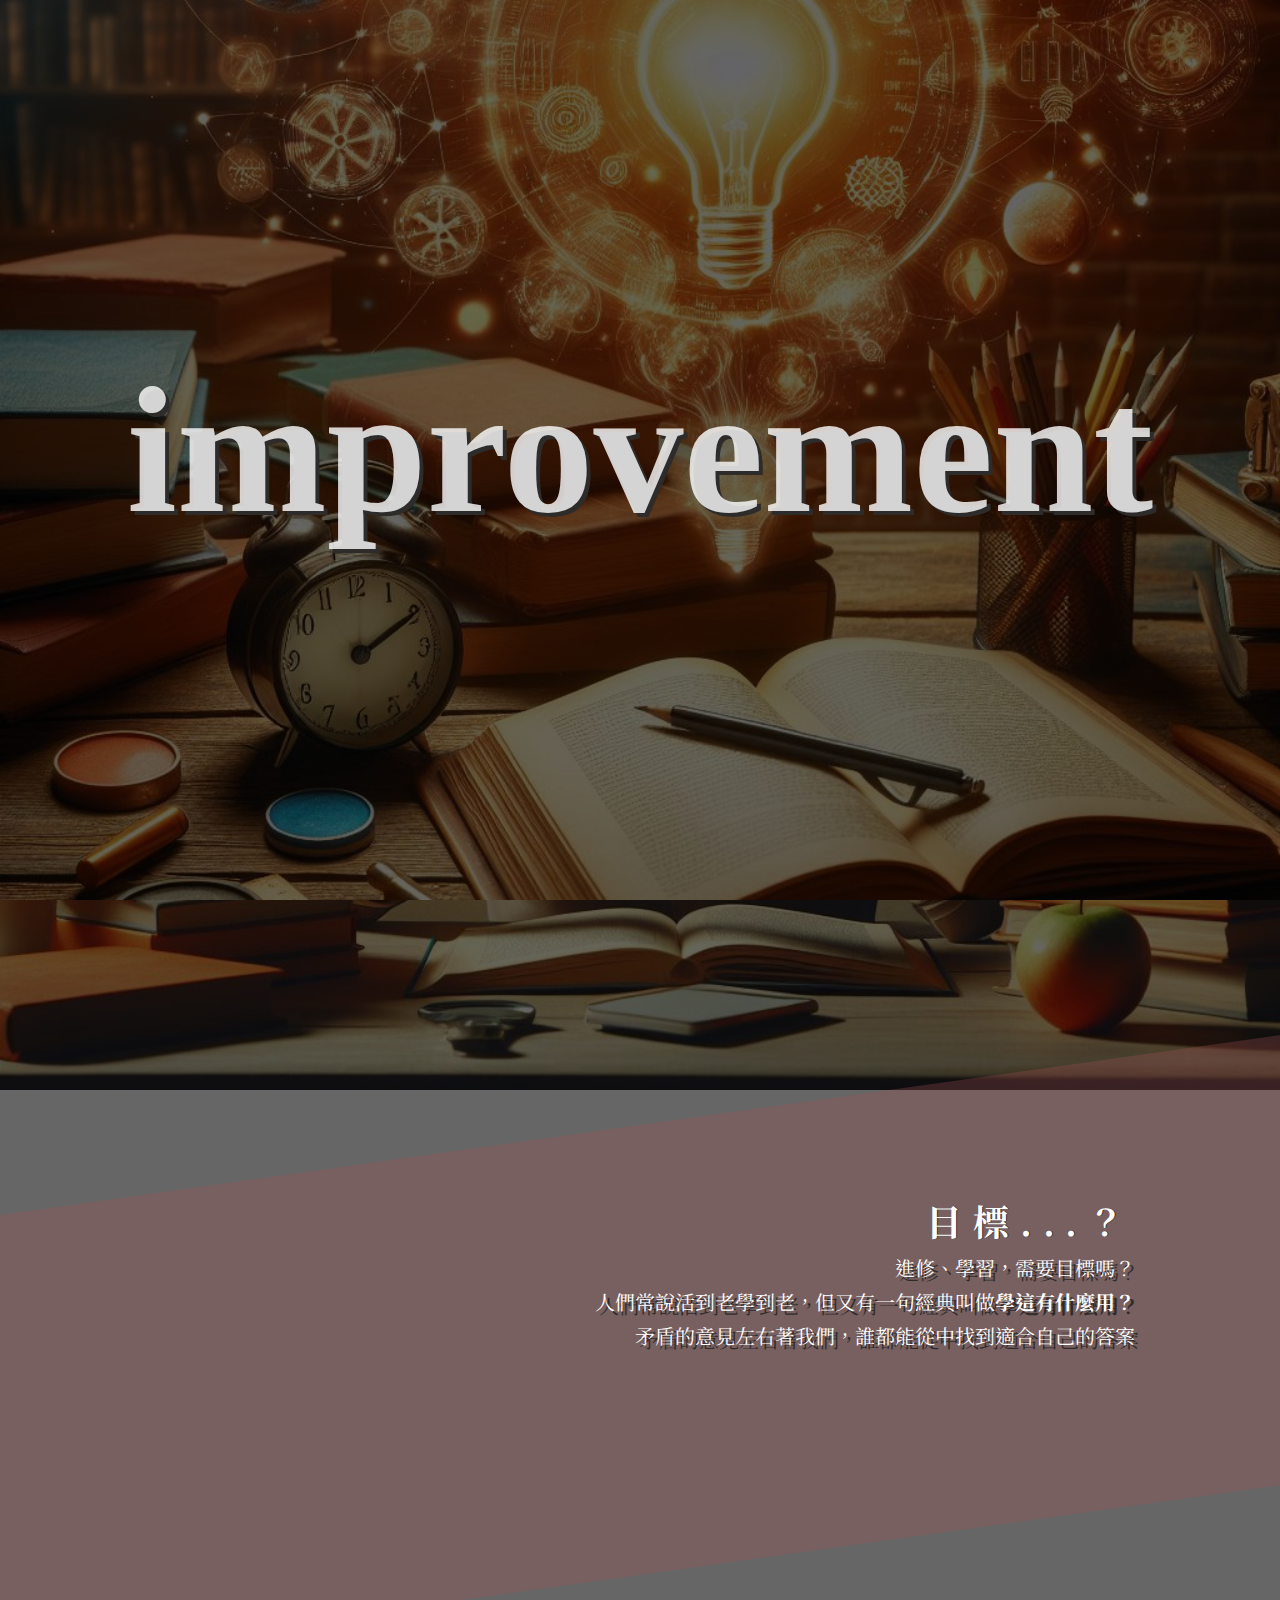
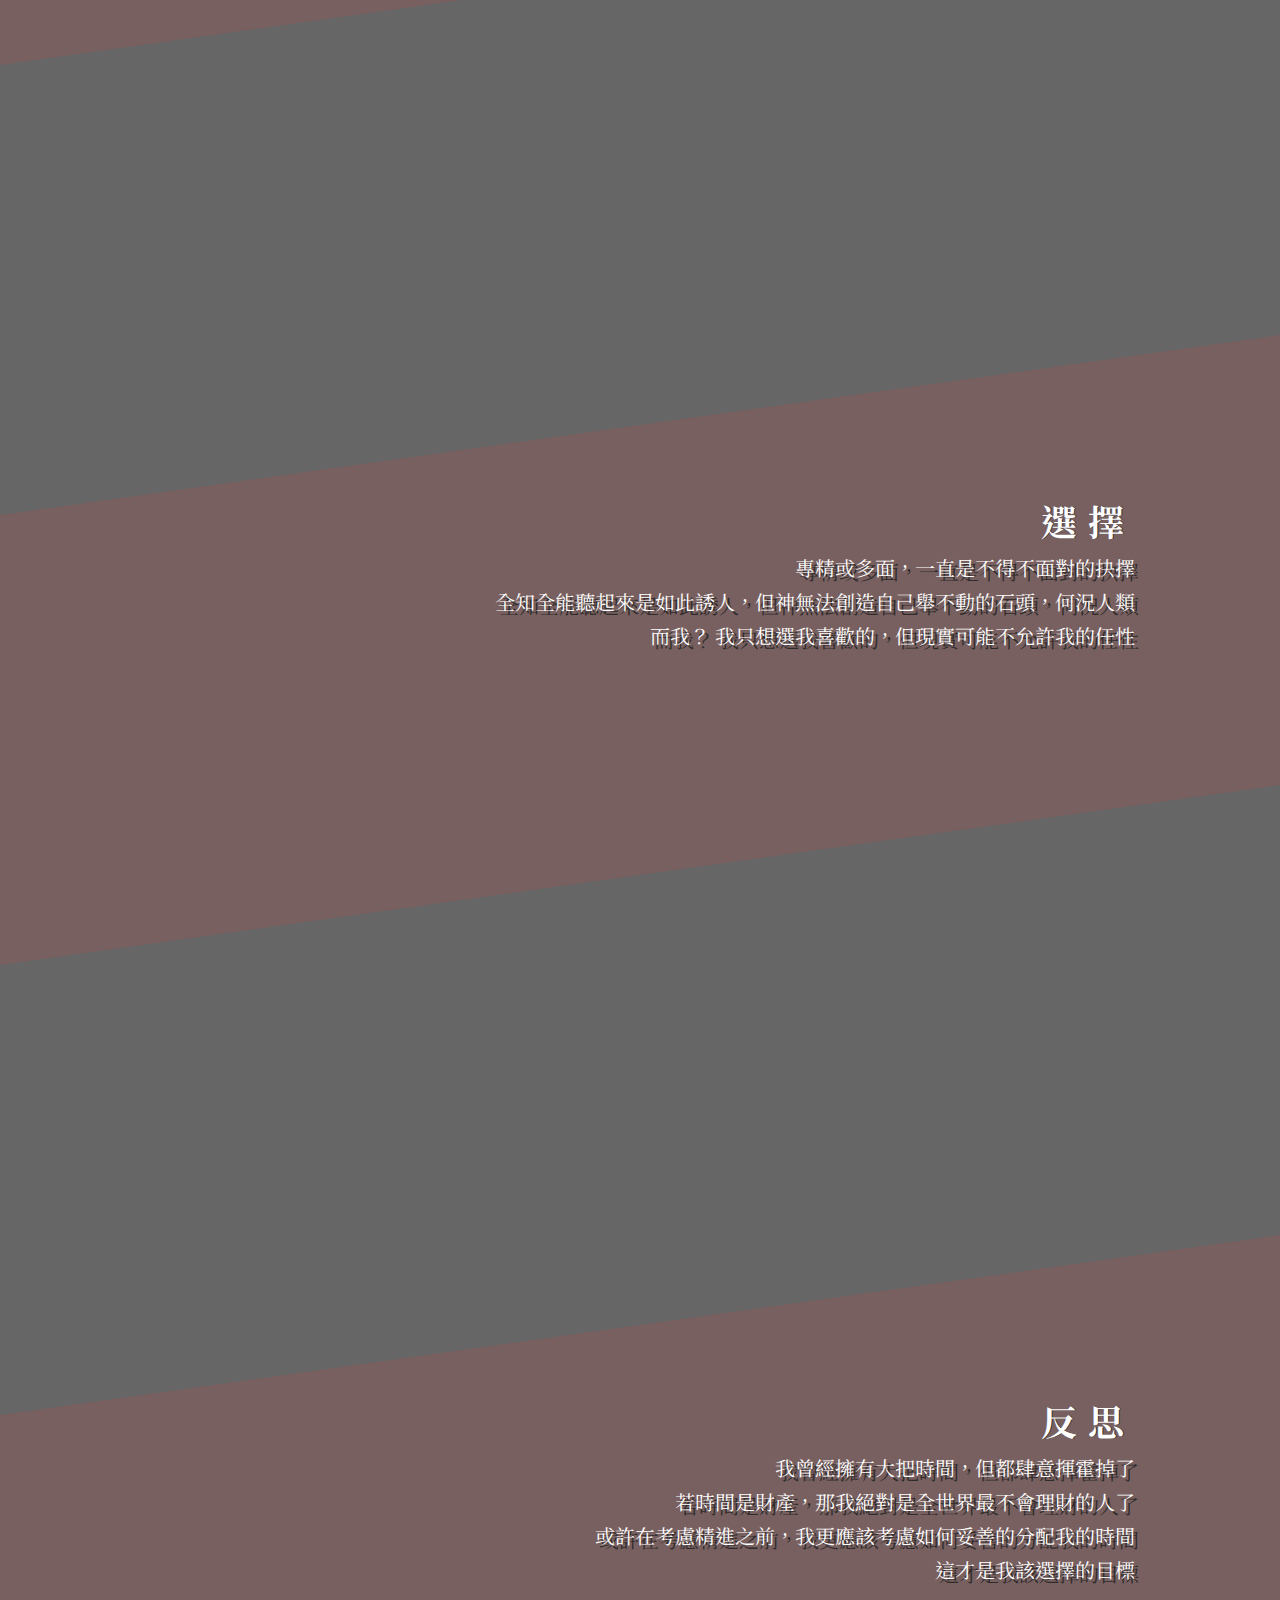
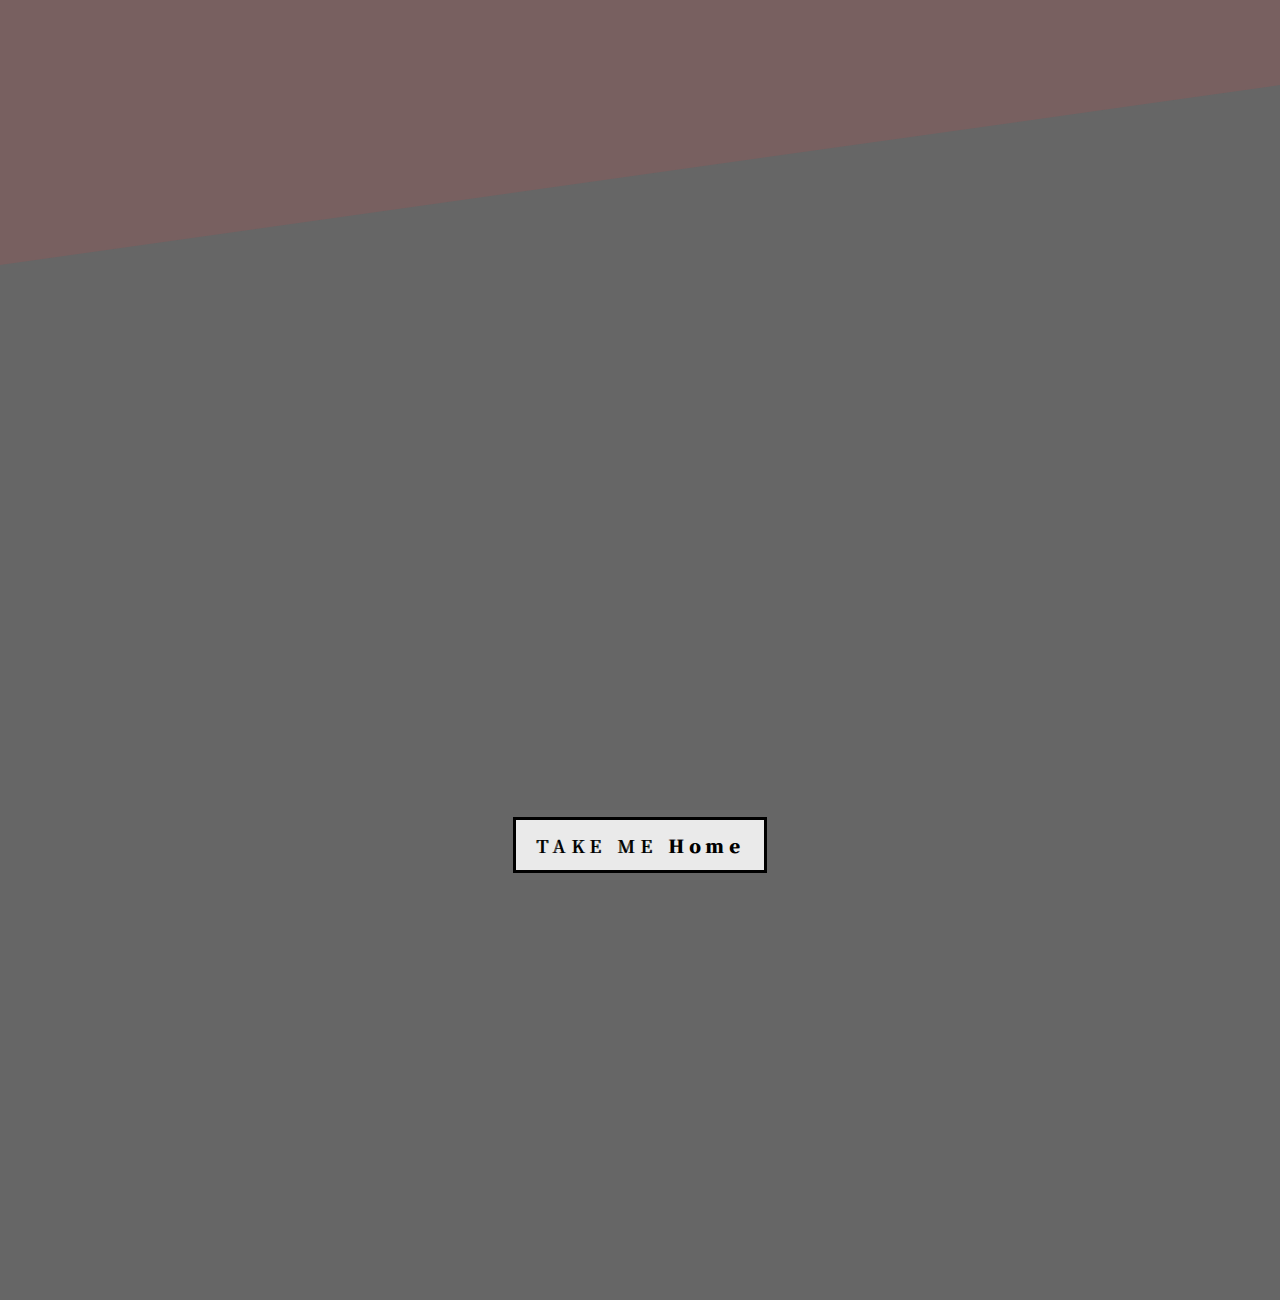
<file: improvement.html>
<!DOCTYPE html>
<html lang="en">
<head>
    <meta charset="UTF-8">
    <meta http-equiv="X-UA-Compatible" content="IE=edge">
    <meta name="viewport" content="width=device-width, initial-scale=1.0">
    <link rel="stylesheet" href="./index.css">
    <title>improvement</title>
    <style>
        @import url('https://fonts.googleapis.com/css2?family=Noto+Serif+TC:wght@200..900&display=swap');

        #img-one {
            background-image: url(pic/read/0d2406a8da20.jpg);
            background-size: cover;
            background-color: rgba(0, 0, 0, .6);
            background-blend-mode: multiply;
        }

        #img-two {
            background-image: url(pic/read/0cb248169487.jpg);
            background-color: rgba(0, 0, 0, .6);
            background-blend-mode: multiply;
        }

        .content-one {
            background: url(pic/read/e846628bcd98.jpg) no-repeat fixed center;
            background-size: cover;
            background-color: rgba(0, 0, 0, .6);
            background-blend-mode: multiply;
        }

        .content-two {
            background: url(pic/read/0d2406a8da20.jpg) no-repeat fixed center;
            background-size: cover;
            background-color: rgba(0, 0, 0, .6);
            background-blend-mode: multiply;
        }

        .content-three {
            background: url(pic/read/2d8d8eb34238.jpg) no-repeat fixed center;
            background-size: cover;
            background-color: rgba(0, 0, 0, .6);
            background-blend-mode: multiply;
        }

        h1{
            font-family: 'modern_no._20regular',serif;
        }
    </style>
</head>
<body>
    <div class="container">
        <section id="img-one" class="img">
            <h1>improvement</h1>
        </section>
        <section class="content-one">
            <div class="text-box">
                <div class="cnt">
                <h2>目標...？</h2>
                <p>
                    進修、學習，需要目標嗎？ <br>
                    人們常說活到老學到老，但又有一句經典叫做<strong>學這有什麼用？</strong><br>
                    矛盾的意見左右著我們，誰都能從中找到適合自己的答案 <br>
                </p>
            </div>
            </div>
        </section>
        <section class="content-two">
            <div class="text-box">
                <div class="cnt">
                <h2>選擇</h2>
                <p>
                    專精或多面，一直是不得不面對的抉擇 <br>
                    全知全能聽起來是如此誘人，但神無法創造自己舉不動的石頭，何況人類<br>
                    而我？  
                    我只想選我喜歡的，但現實可能不允許我的任性 <br>
                </p>
            </div>
            </div>
        </section>
        <section class="content-three">
            <div class="text-box">
                <div class="cnt">
                <h2>反思</h2>
                <p>
                    我曾經擁有大把時間，但都肆意揮霍掉了 <br>
                    若時間是財產，那我絕對是全世界最不會理財的人了 <br>
                    或許在考慮精進之前，我更應該考慮如何妥善的分配我的時間 <br>
                    這才是我該選擇的目標
                </p>
            </div>
            </div>
        </section>
        <section id="img-two" class="img">
            <div class="cnt">
                <p>
                    <a href="index.html" class="btn">TAKE ME<strong> Home</strong><em></em></a>
                </p>
            </div>
        </section>
    </div>
</body>
</html>
</file>
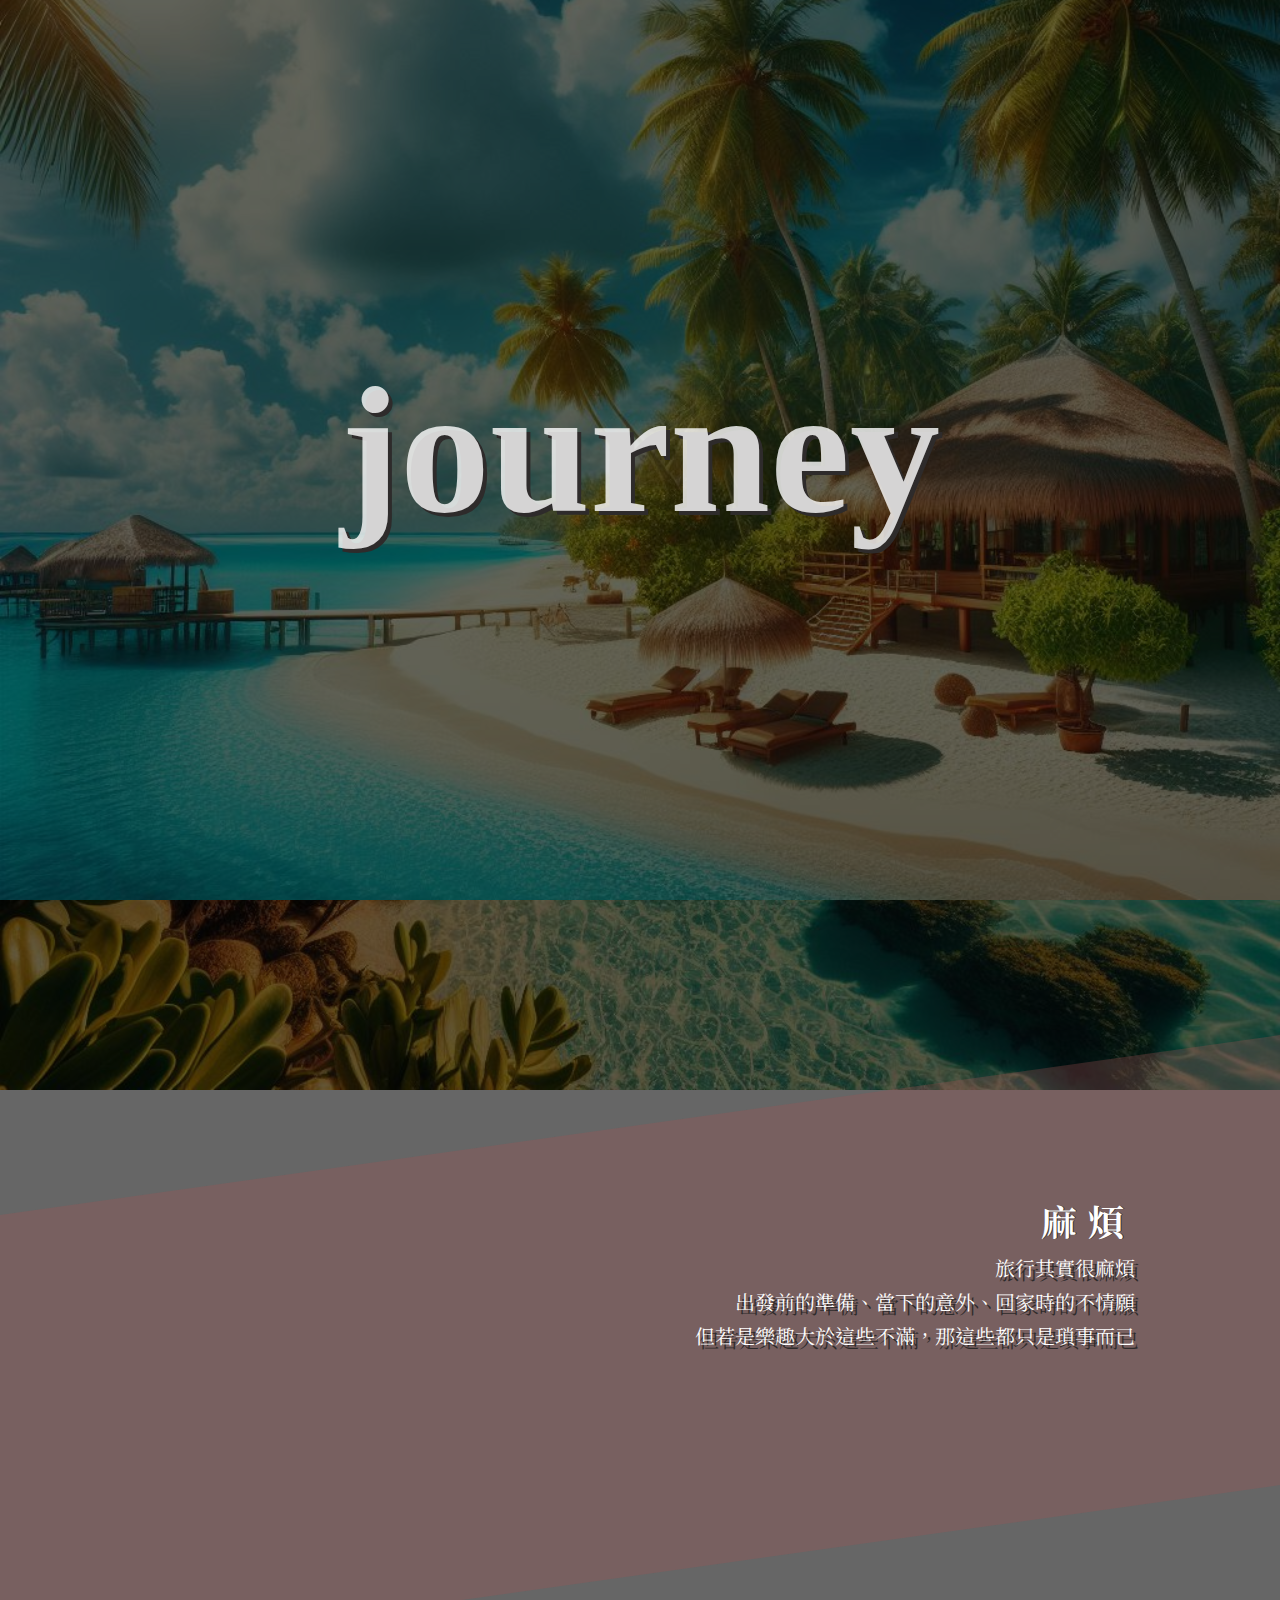
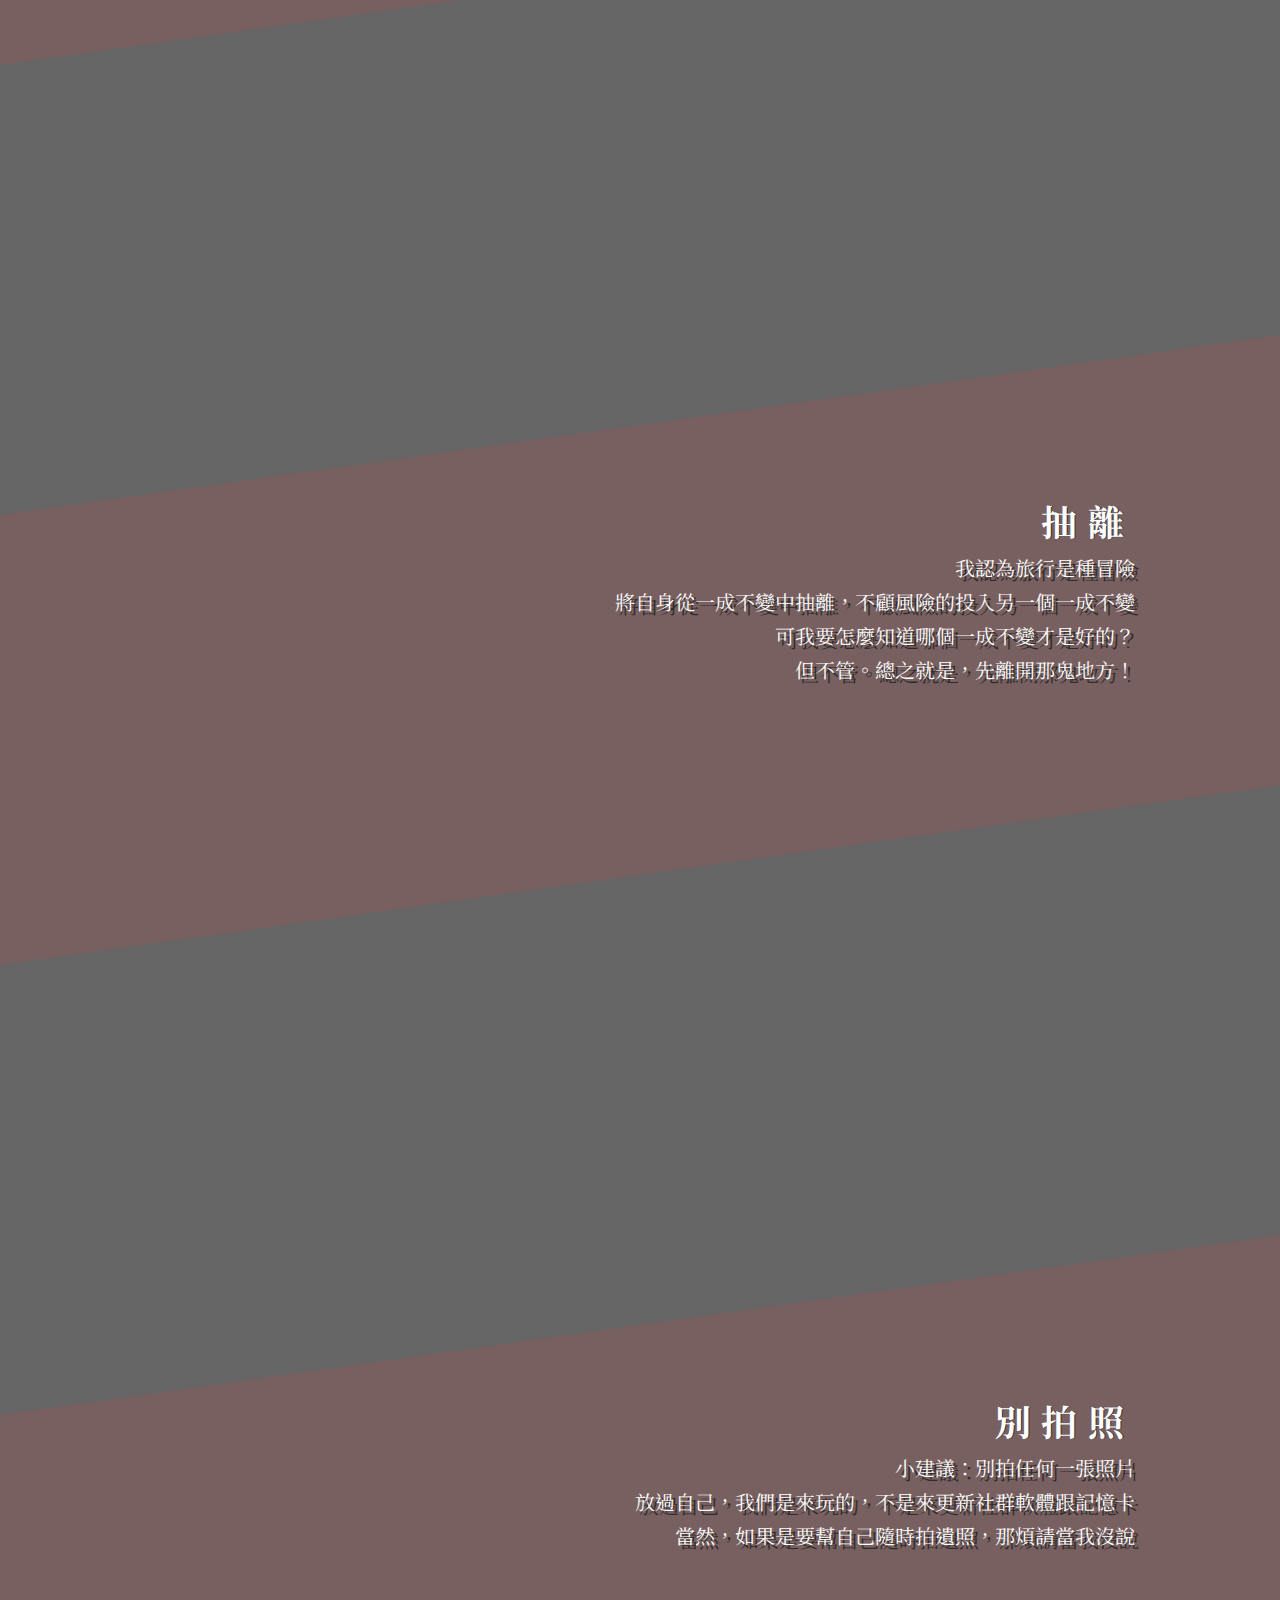
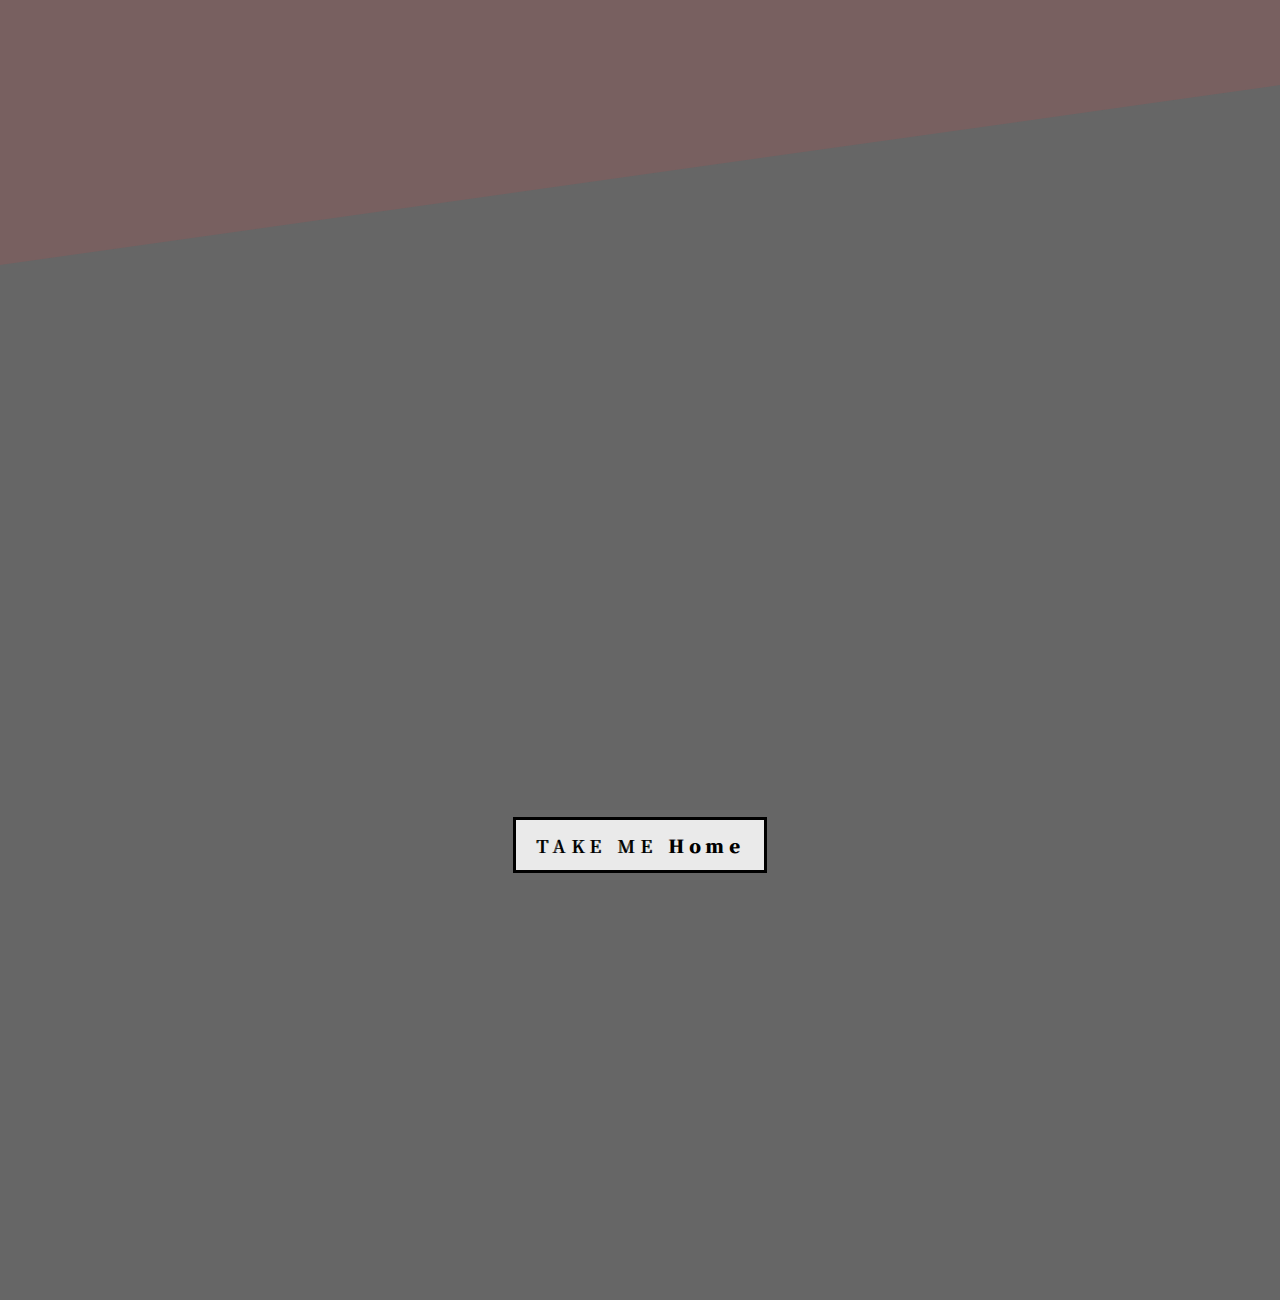
<file: journey.html>
<!DOCTYPE html>
<html lang="en">
<head>
    <meta charset="UTF-8">
    <meta http-equiv="X-UA-Compatible" content="IE=edge">
    <meta name="viewport" content="width=device-width, initial-scale=1.0">
    <link rel="stylesheet" href="./index.css">
    <title>residence</title>
    <style>
        @import url('https://fonts.googleapis.com/css2?family=Noto+Serif+TC:wght@200..900&display=swap');

        #img-one {
            background-image: url(pic/view/9dea5a527058.jpg);
            background-size: cover;
            background-color: rgba(0, 0, 0, .6);
            background-blend-mode: multiply;
        }

        #img-two {
            background-image: url(pic/view/88b799611399.jpg);
            background-color: rgba(0, 0, 0, .6);
            background-blend-mode: multiply;
        }

        .content-one {
            background: url(pic/view/ce7def7fa652.jpg) no-repeat fixed center;
            background-size: cover;
            background-color: rgba(0, 0, 0, .6);
            background-blend-mode: multiply;
        }

        .content-two {
            background: url(pic/view/9dea5a527058.jpg) no-repeat fixed center;
            background-size: cover;
            background-color: rgba(0, 0, 0, .6);
            background-blend-mode: multiply;
        }

        .content-three {
            background: url(pic/view/62e6806c01bc.jpg) no-repeat fixed center;
            background-size: cover;
            background-color: rgba(0, 0, 0, .6);
            background-blend-mode: multiply;
        }

        h1{
            font-family: 'modern_no._20regular',serif;
        }
    </style>
</head>
<body>
    <div class="container">
        <section id="img-one" class="img">
            <h1>journey</h1>
        </section>
        <section class="content-one">
            <div class="text-box">
                <div class="cnt">
                <h2>麻煩</h2>
                <p>
                    旅行其實很麻煩 <br>
                    出發前的準備、當下的意外、回家時的不情願 <br>
                    但若是樂趣大於這些不滿，那這些都只是瑣事而已 <br>
                    
                </p>

            </div>
            </div>
        </section>
        <section class="content-two">
            <div class="text-box">
                <div class="cnt">
                <h2>抽離</h2>
                <p>
                    我認為旅行是種冒險 <br>
                    將自身從一成不變中抽離，不顧風險的投入另一個一成不變 <br>
                    可我要怎麼知道哪個一成不變才是好的？ <br>
                    但不管。總之就是，先離開那鬼地方！
                </p>
            </div>
            </div>
        </section>
        <section class="content-three">
            <div class="text-box">
                <div class="cnt">
                <h2>別拍照</h2>
                <p>
                    小建議：別拍任何一張照片 <br>
                    放過自己，我們是來玩的，不是來更新社群軟體跟記憶卡 <br>
                    當然，如果是要幫自己隨時拍遺照，那煩請當我沒說
                </p>
            </div>
            </div>
        </section>
        <section id="img-two" class="img">
            <div class="cnt">
                <p>
                    <a href="index.html" class="btn">TAKE ME<strong> Home</strong><em></em></a>
                </p>
            </div>
        </section>
    </div>
</body>
</html>
</file>
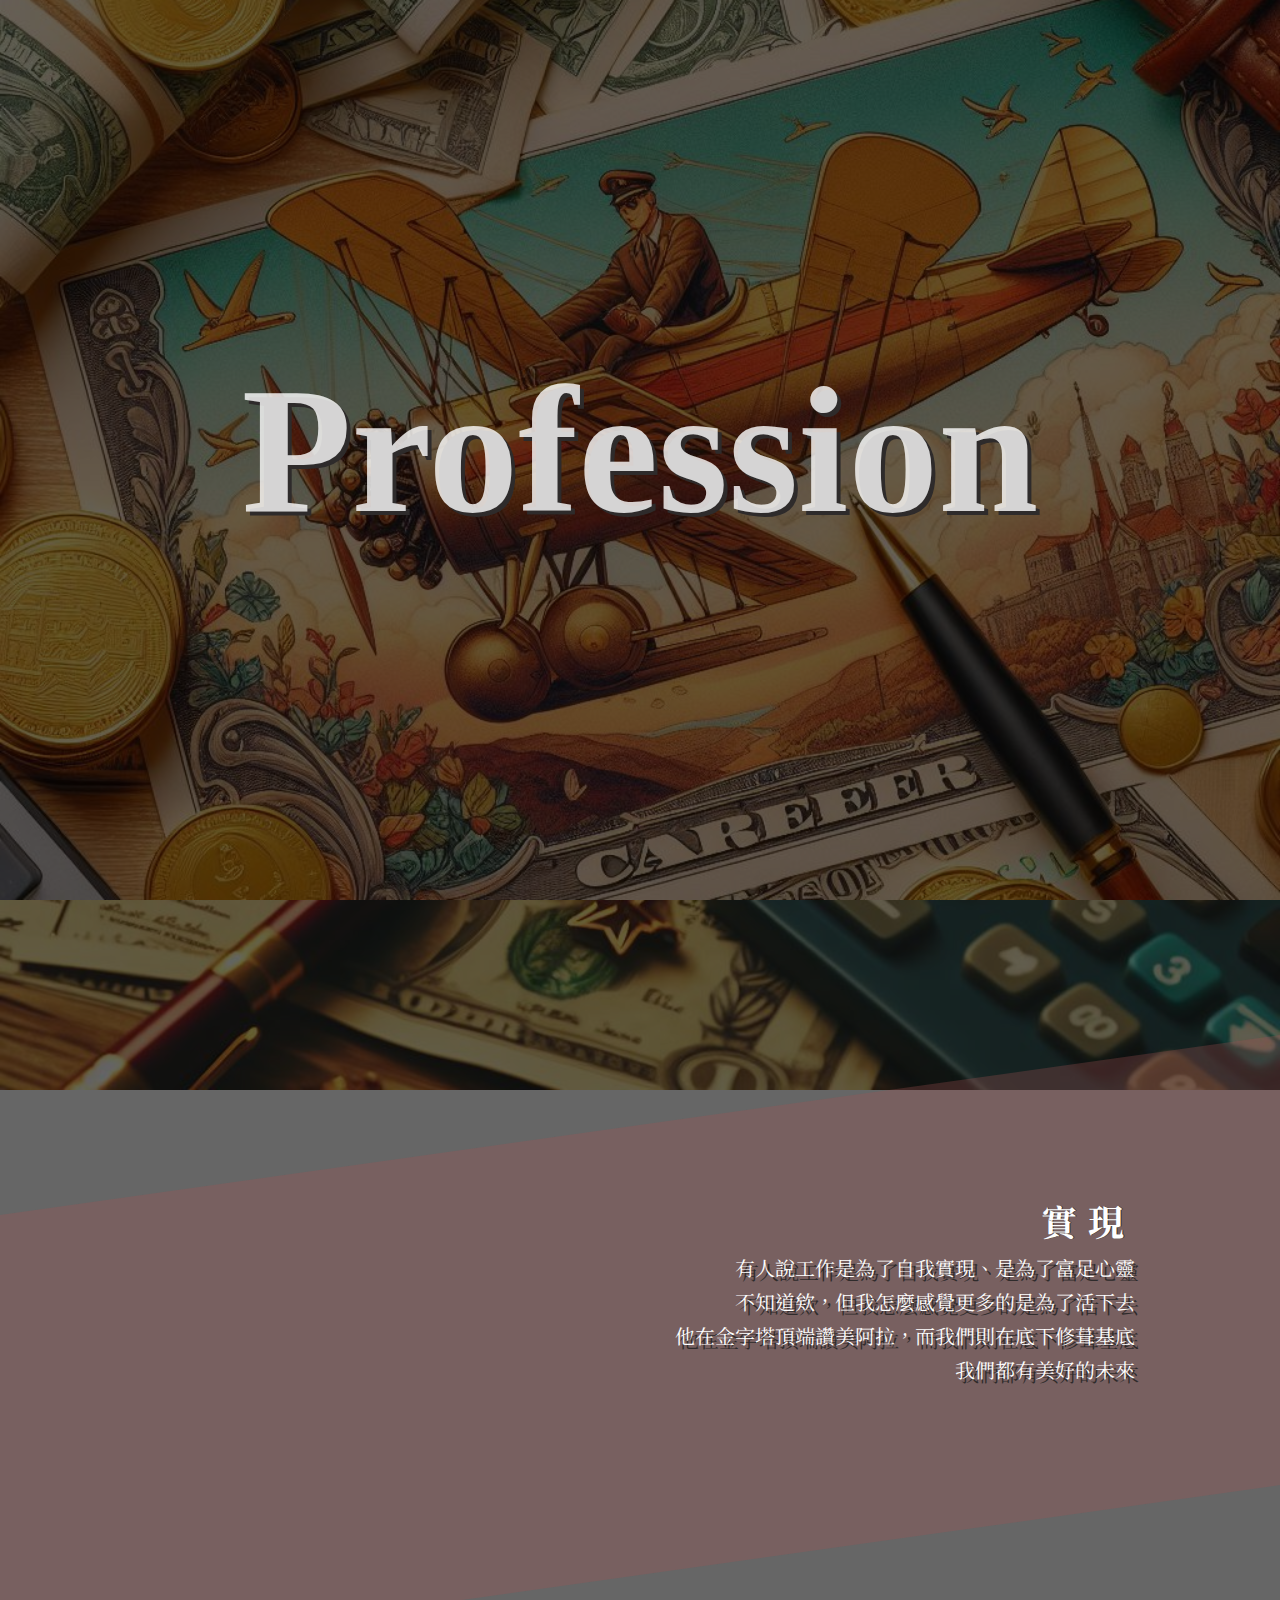
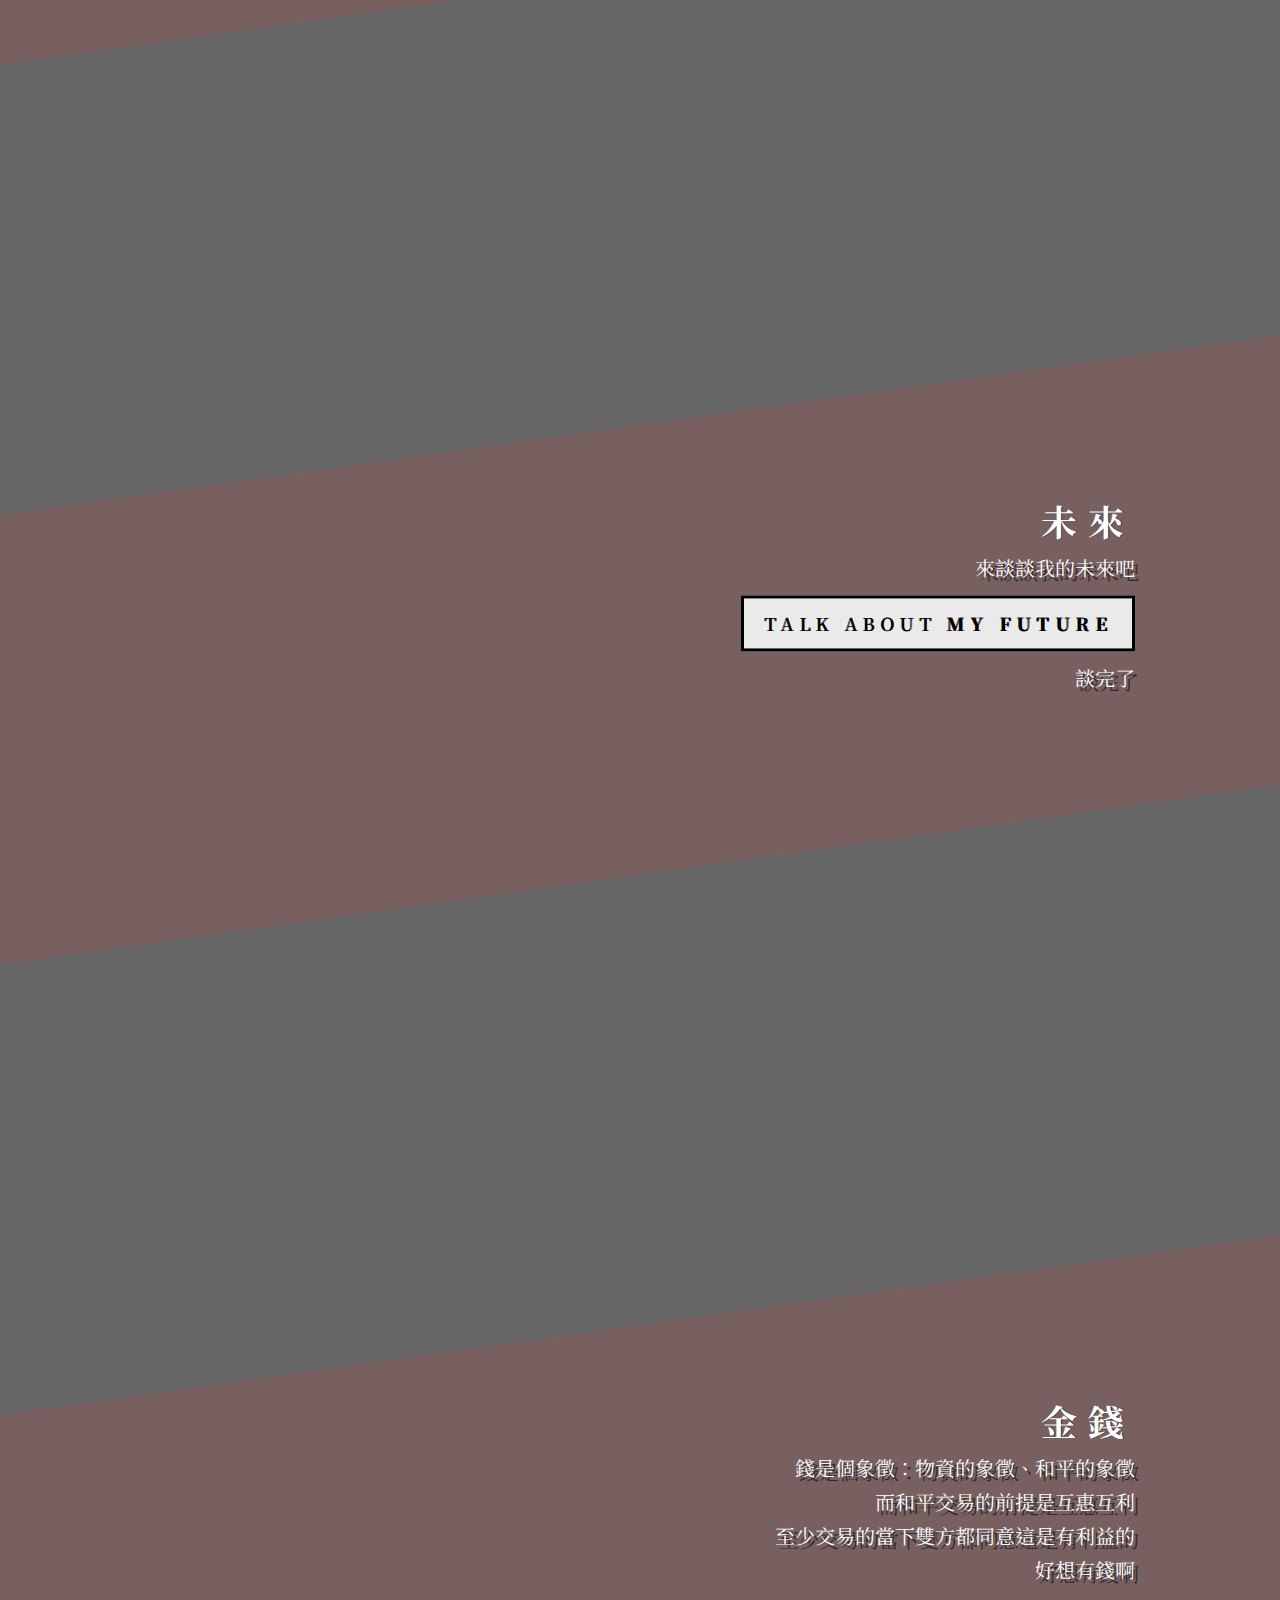
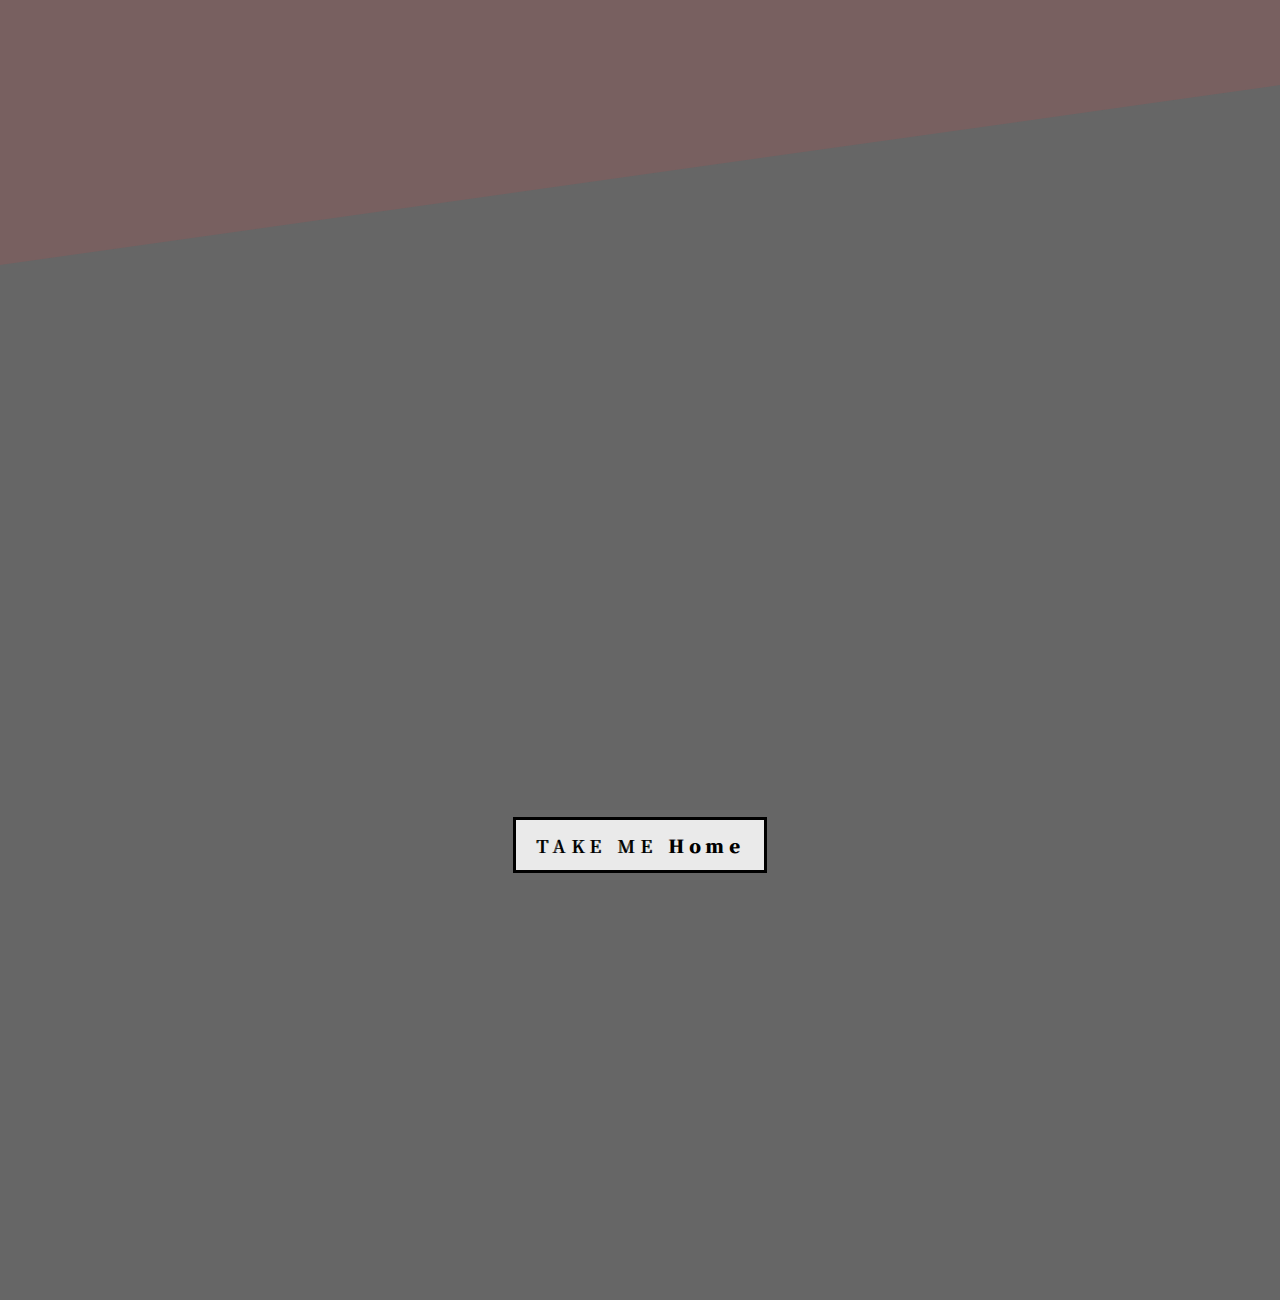
<file: Profession.html>
<!DOCTYPE html>
<html lang="en">
<head>
    <meta charset="UTF-8">
    <meta http-equiv="X-UA-Compatible" content="IE=edge">
    <meta name="viewport" content="width=device-width, initial-scale=1.0">
    <link rel="stylesheet" href="./index.css">
    <title>Profession</title>
    <style>
        @import url('https://fonts.googleapis.com/css2?family=Noto+Serif+TC:wght@200..900&display=swap');

        #img-one {
            background-image: url(pic/work/624a5fc0bca5.jpg);
            background-size: cover;
            background-color: rgba(0, 0, 0, .6);
            background-blend-mode: multiply;
        }

        #img-two {
            background-image: url(pic/work/4936ba5c4fef.jpg);
            background-color: rgba(0, 0, 0, .6);
            background-blend-mode: multiply;
        }

        .content-one {
            background: url(pic/work/7d683b2c7aac.jpg) no-repeat fixed center;
            background-size: cover;
            background-color: rgba(0, 0, 0, .6);
            background-blend-mode: multiply;
        }

        .content-two {
            background: url(pic/work/624a5fc0bca5.jpg) no-repeat fixed center;
            background-size: cover;
            background-color: rgba(0, 0, 0, .6);
            background-blend-mode: multiply;
        }

        .content-three {
            background: url(pic/work/d6a9dc829901.jpg) no-repeat fixed center;
            background-size: cover;
            background-color: rgba(0, 0, 0, .6);
            background-blend-mode: multiply;
        }

        h1{
            font-family: 'modern_no._20regular',serif;
        }
    </style>
</head>
<body>
    <div class="container">
        <section id="img-one" class="img">
            <h1>Profession</h1>
        </section>
        <section class="content-one">
            <div class="text-box">
                <div class="cnt">
                <h2>實現</h2>
                <p>
                    有人說工作是為了自我實現、是為了富足心靈 <br>
                    不知道欸，但我怎麼感覺更多的是為了活下去 <br>
                    他在金字塔頂端讚美阿拉，而我們則在底下修葺基底 <br>
                    我們都有美好的未來
                </p>
            </div>
            </div>
        </section>
        <section class="content-two">
            <div class="text-box">
                <div class="cnt">
                <h2>未來</h2>
                <p>
                    來談談我的未來吧
                </p>

                    <p>
                        <a href="Future.html" class="btn">TALK ABOUT <strong>MY FUTURE</strong><em></em></a>
                    </p> 
                <p>談完了</p>
                        
                    
                    

                

            </div>
        </section>
        <section class="content-three">
            <div class="text-box">
                <div class="cnt">
                <h2>金錢</h2>
                <p>
                    錢是個象徵：物資的象徵、和平的象徵 <br>
                    而和平交易的前提是互惠互利 <br>
                    至少交易的當下雙方都同意這是有利益的 <br>
                    好想有錢啊
                </p>
            </div>
            </div>
        </section>
        <section id="img-two" class="img">
            <div class="cnt">
                <p>
                    <a href="index.html" class="btn">TAKE ME<strong> Home</strong><em></em></a>
                </p>
            </div>
        </section>
    </div>
</body>
</html>
</file>
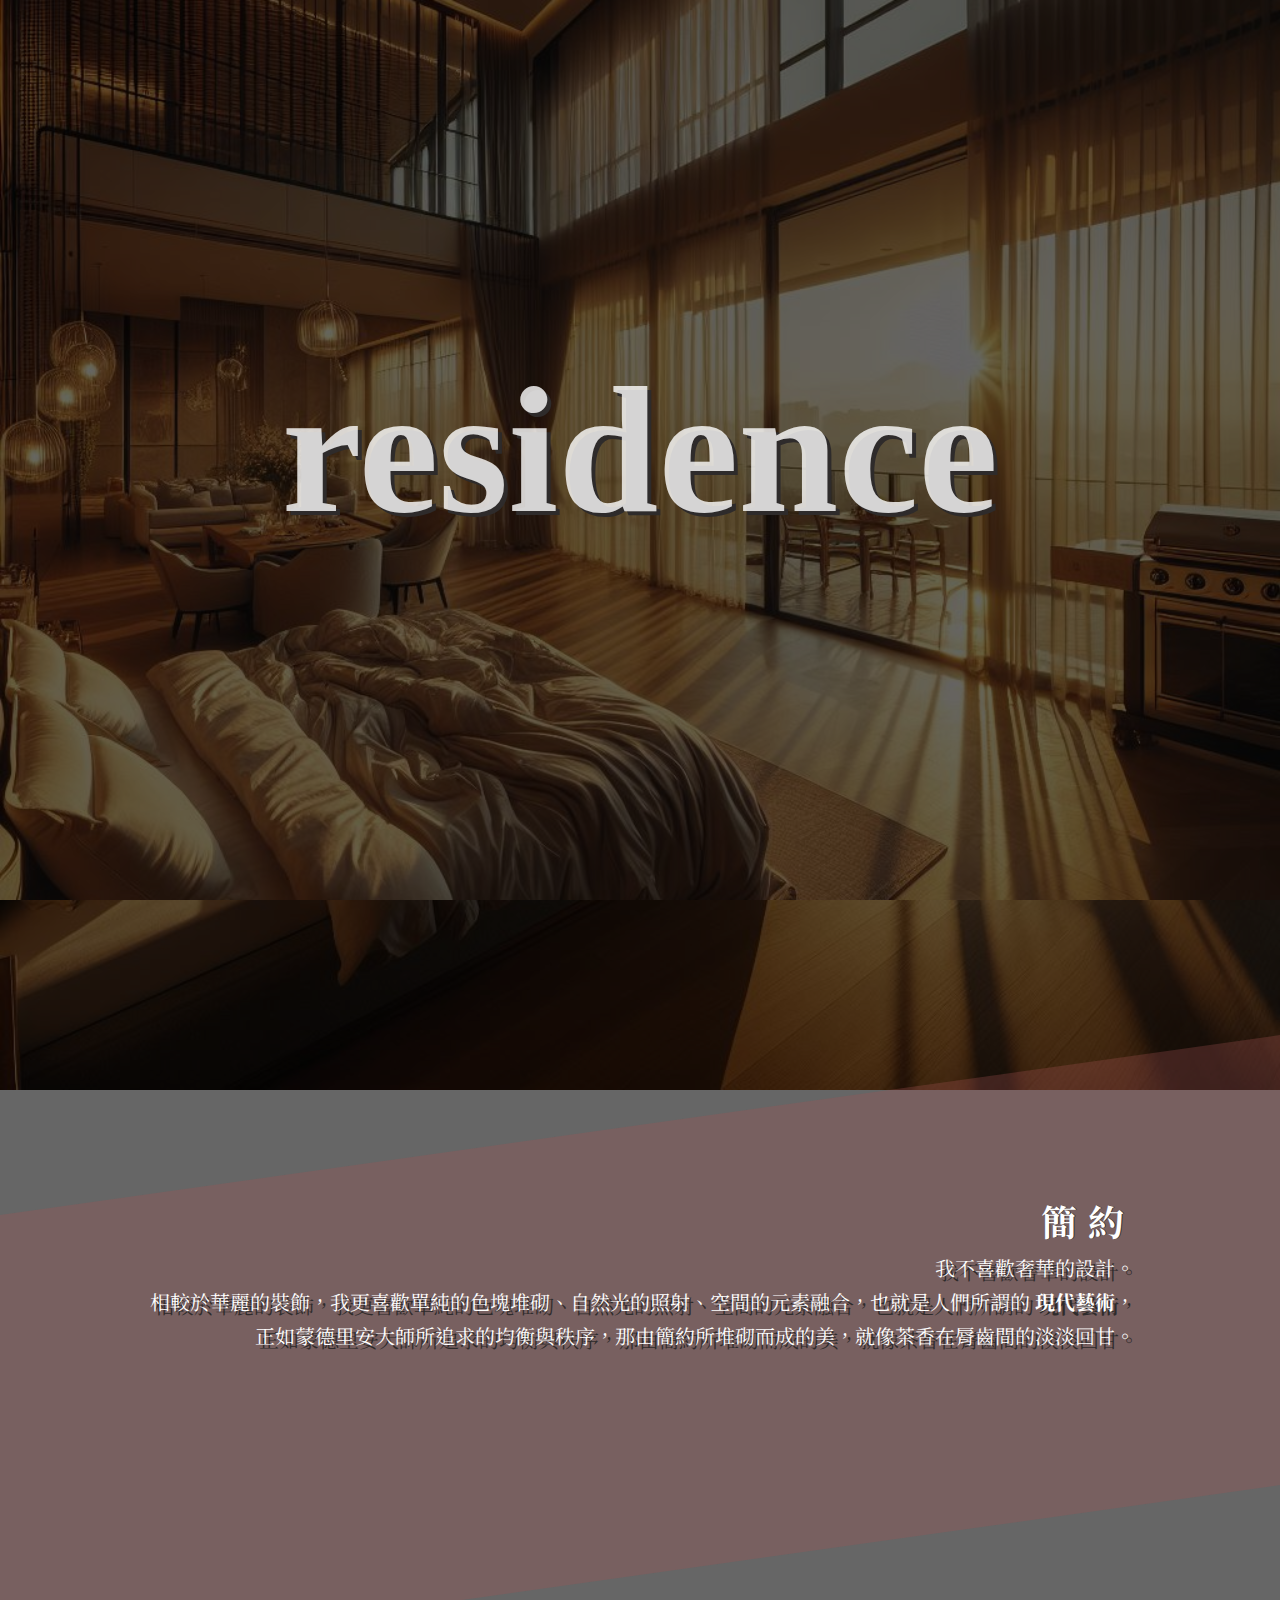
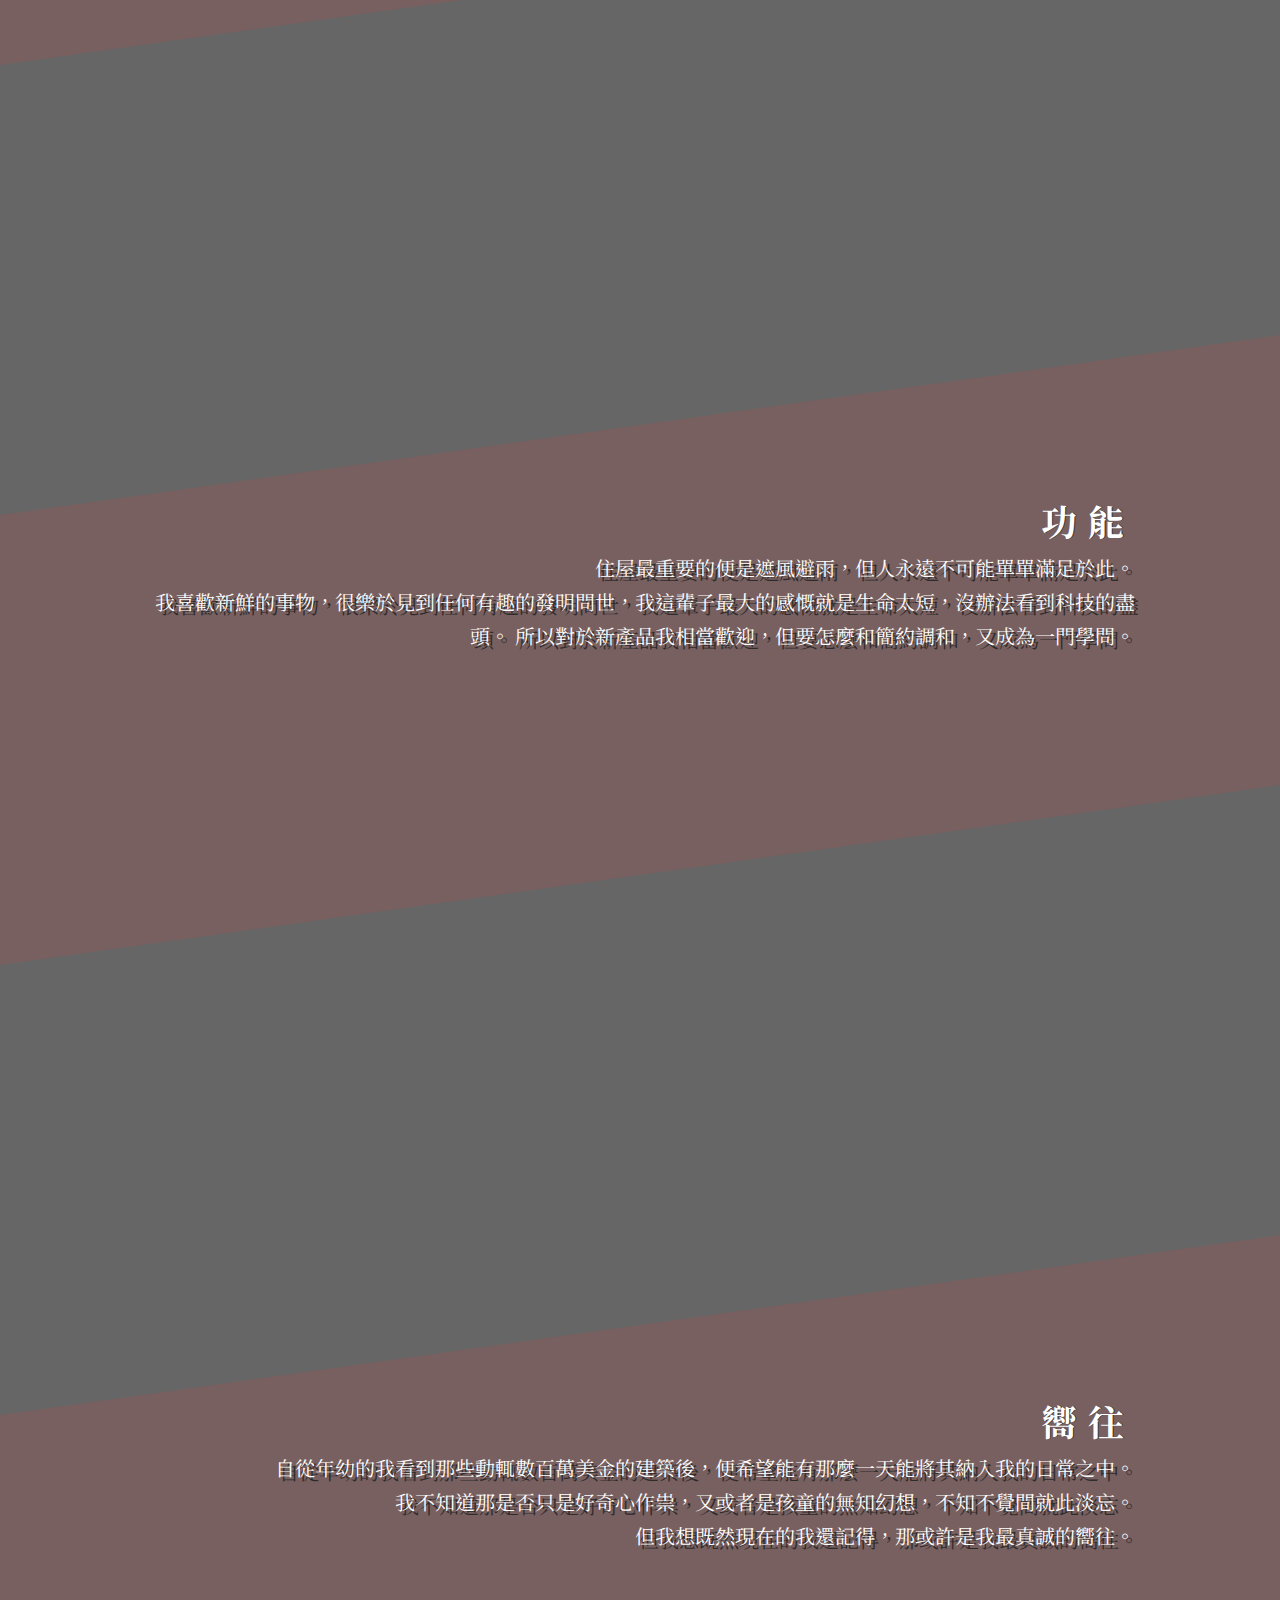
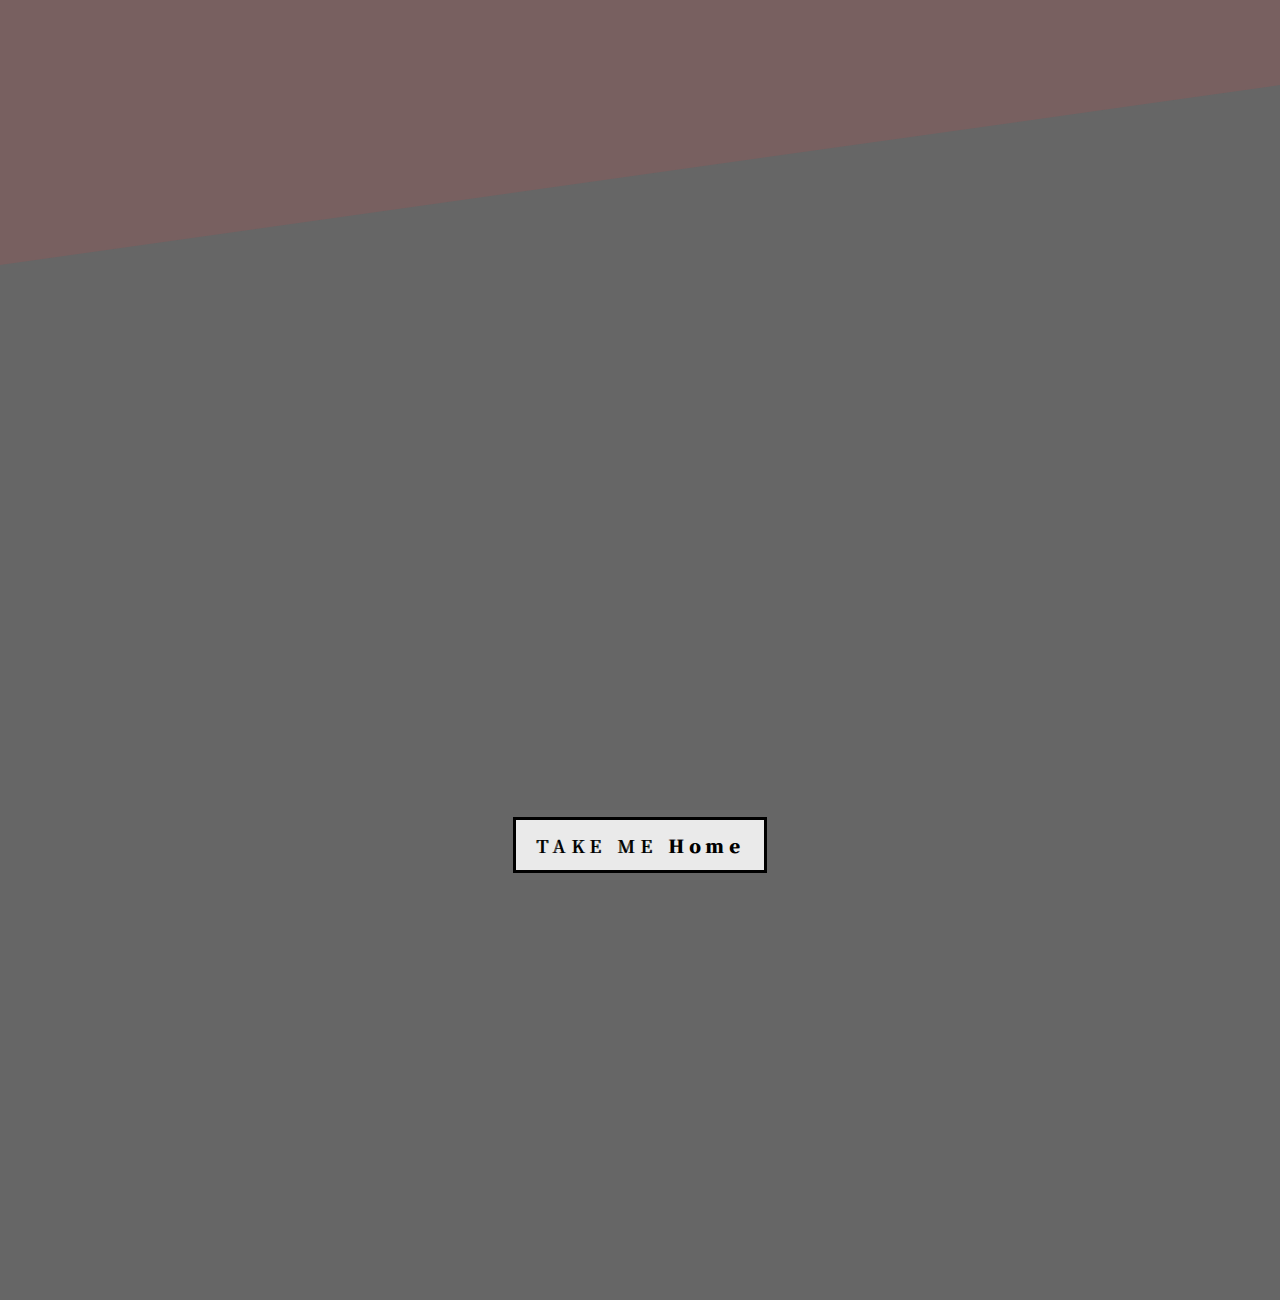
<file: residence.html>
<!DOCTYPE html>
<html lang="en">
<head>
    <meta charset="UTF-8">
    <meta http-equiv="X-UA-Compatible" content="IE=edge">
    <meta name="viewport" content="width=device-width, initial-scale=1.0">
    <link rel="stylesheet" href="./index.css">
    <title>residence</title>
    <style>
        @import url('https://fonts.googleapis.com/css2?family=Noto+Serif+TC:wght@200..900&display=swap');

        #img-one {
            background-image: url(pic/room/add486bd544d.jpg);
            background-size: cover;
            background-color: rgba(0, 0, 0, .6);
            background-blend-mode: multiply;
        }

        #img-two {
            background-image: url(pic/room/7def672c67c4.jpg);
            background-color: rgba(0, 0, 0, .6);
            background-blend-mode: multiply;
        }

        .content-one {
            background: url(pic/room/a4eb8cf9ff61.jpg) no-repeat fixed center;
            background-size: cover;
            background-color: rgba(0, 0, 0, .6);
            background-blend-mode: multiply;
        }

        .content-two {
            background: url(pic/room/add486bd544d.jpg) no-repeat fixed center;
            background-size: cover;
            background-color: rgba(0, 0, 0, .6);
            background-blend-mode: multiply;
        }

        .content-three {
            background: url(pic/room/5cd0ef578c1a.jpg) no-repeat fixed center;
            background-size: cover;
            background-color: rgba(0, 0, 0, .6);
            background-blend-mode: multiply;
        }

        h1{
            font-family: 'modern_no._20regular',serif;
        }
    </style>
</head>
<body>
    <div class="container">
        <section id="img-one" class="img">
            <h1>residence</h1>
        </section>
        <section class="content-one">
            <div class="text-box">
                <div class="cnt">
                <h2>簡約</h2>
                <p>
                    我不喜歡奢華的設計。<br>
                    相較於華麗的裝飾，我更喜歡單純的色塊堆砌、自然光的照射、空間的元素融合，也就是人們所謂的
                    <strong>現代藝術</strong>，正如蒙德里安大師所追求的均衡與秩序，那由簡約所堆砌而成的美，就像茶香在脣齒間的淡淡回甘。
                </p>

            </div>
            </div>
        </section>
        <section class="content-two">
            <div class="text-box">
                <div class="cnt">
                <h2>功能</h2>
                <p>
                    住屋最重要的便是遮風避雨，但人永遠不可能單單滿足於此。 <br>
                    我喜歡新鮮的事物，很樂於見到任何有趣的發明問世，我這輩子最大的感慨就是生命太短，沒辦法看到科技的盡頭。
                    所以對於新產品我相當歡迎，但要怎麼和簡約調和，又成為一門學問。
                </p>
                <p>
                    
                </p>
            </div>
            </div>
        </section>
        <section class="content-three">
            <div class="text-box">
                <div class="cnt">
                <h2>嚮往</h2>
                <p>
                    自從年幼的我看到那些動輒數百萬美金的建築後，便希望能有那麼一天能將其納入我的日常之中。<br>
                    我不知道那是否只是好奇心作祟，又或者是孩童的無知幻想，不知不覺間就此淡忘。 <br>
                    但我想既然現在的我還記得，那或許是我最真誠的嚮往。
                </p>
  
            </div>
            </div>
        </section>
        <section id="img-two" class="img">
            <div class="cnt">
                <p>
                    <a href="index.html" class="btn">TAKE ME<strong> Home</strong><em></em></a>
                </p>
            </div>
        </section>
    </div>
</body>
</html>
</file>
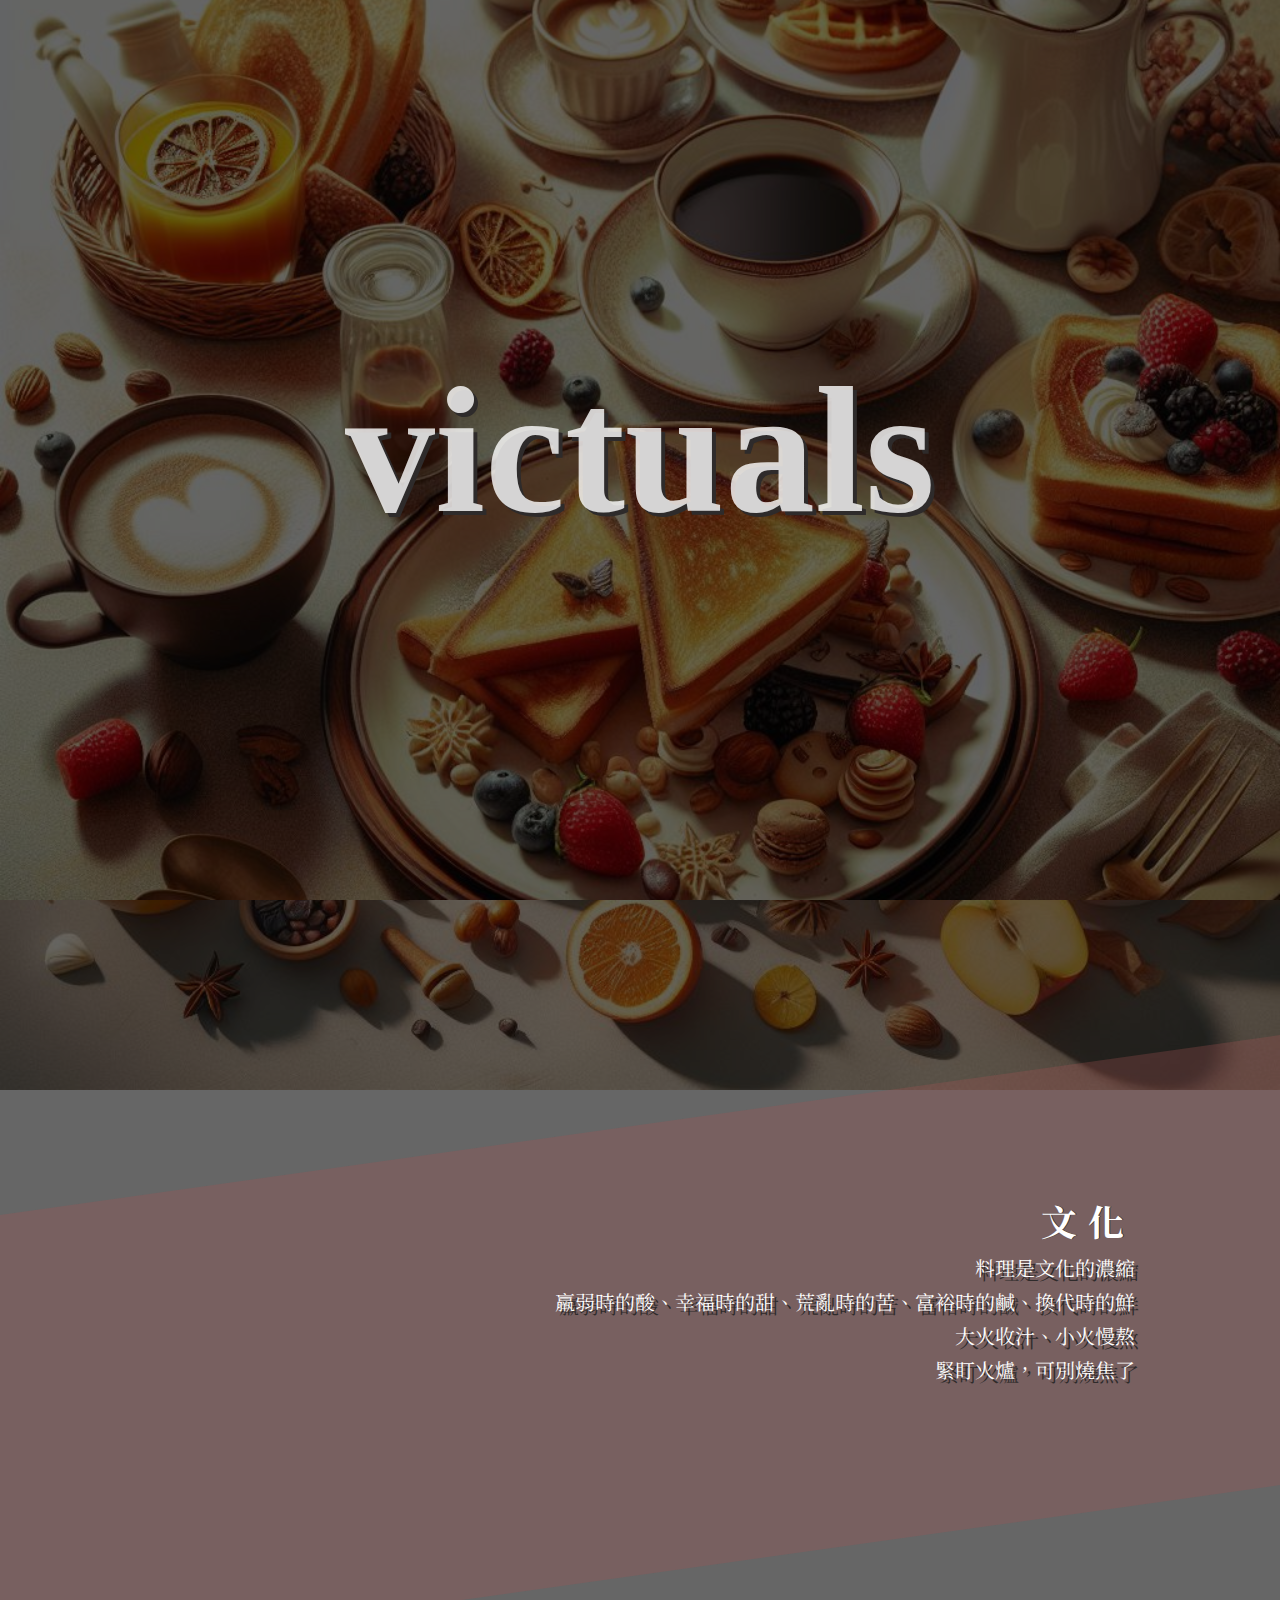
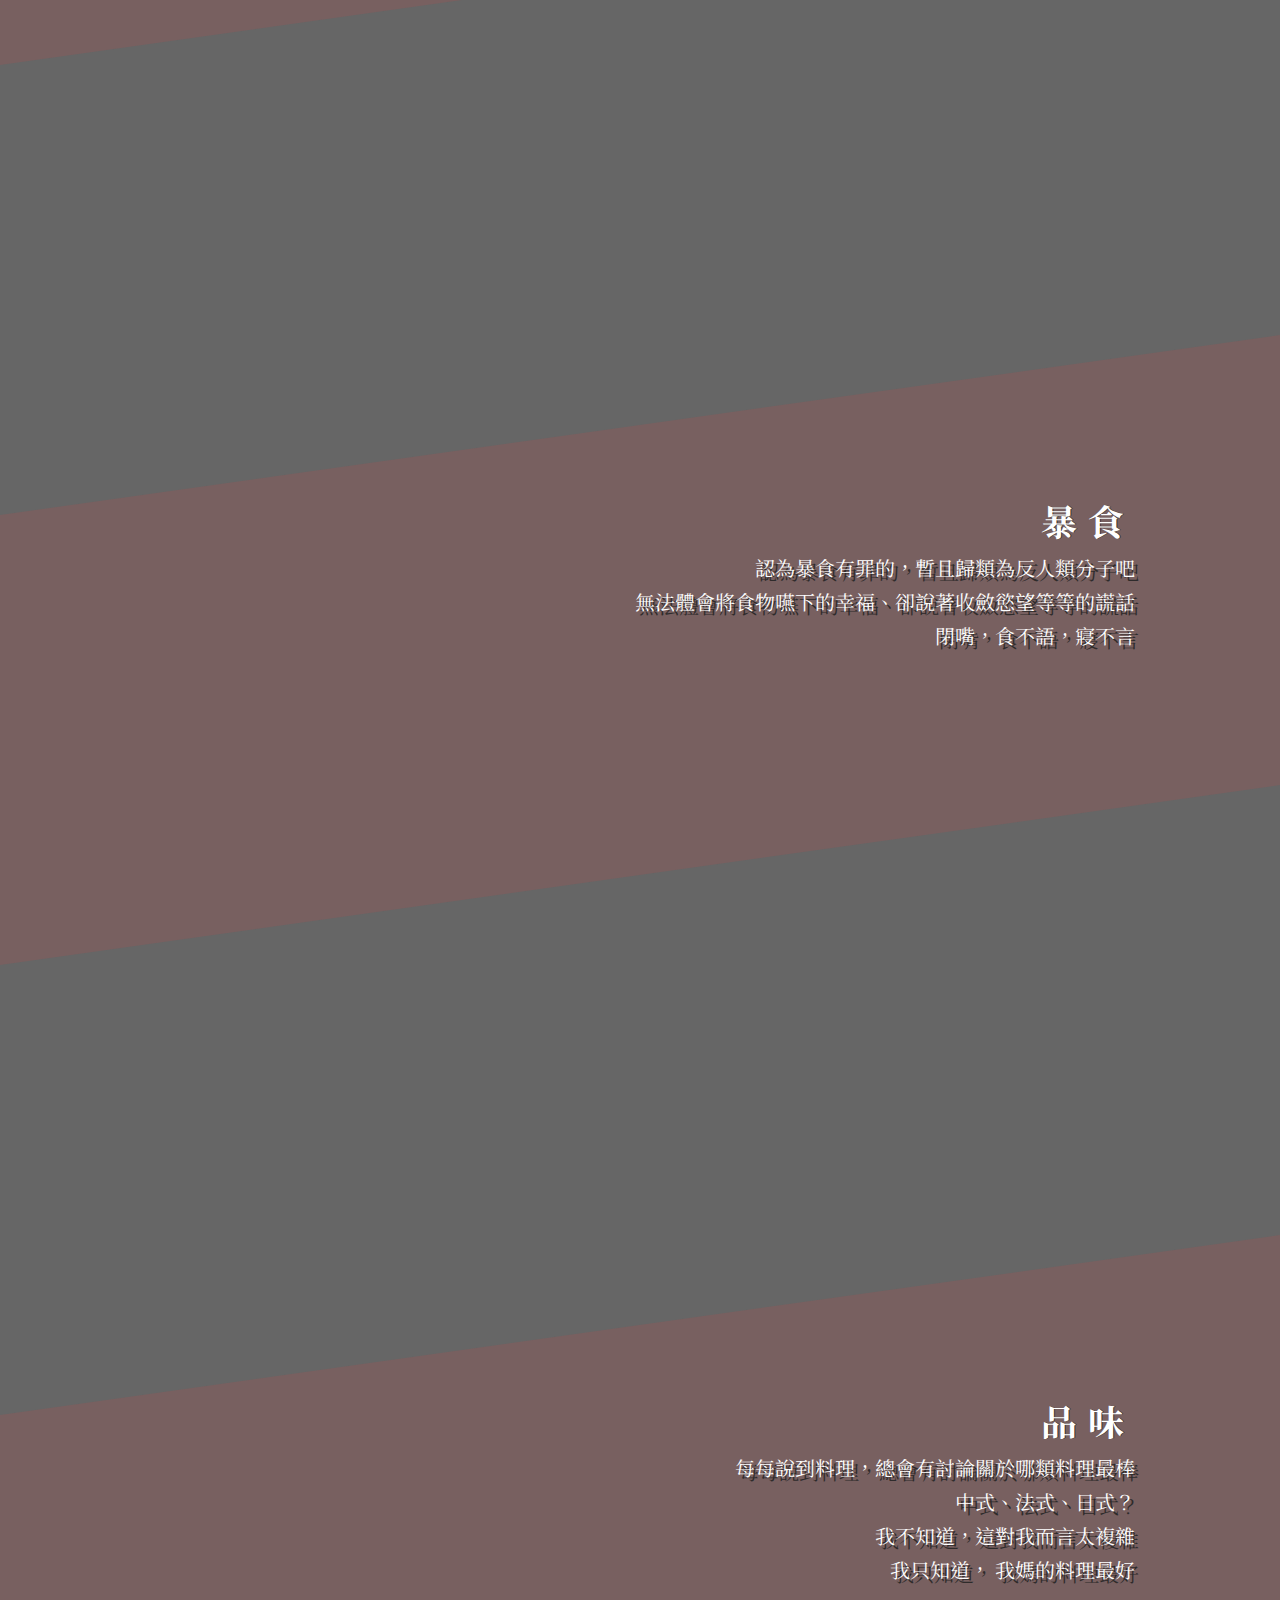
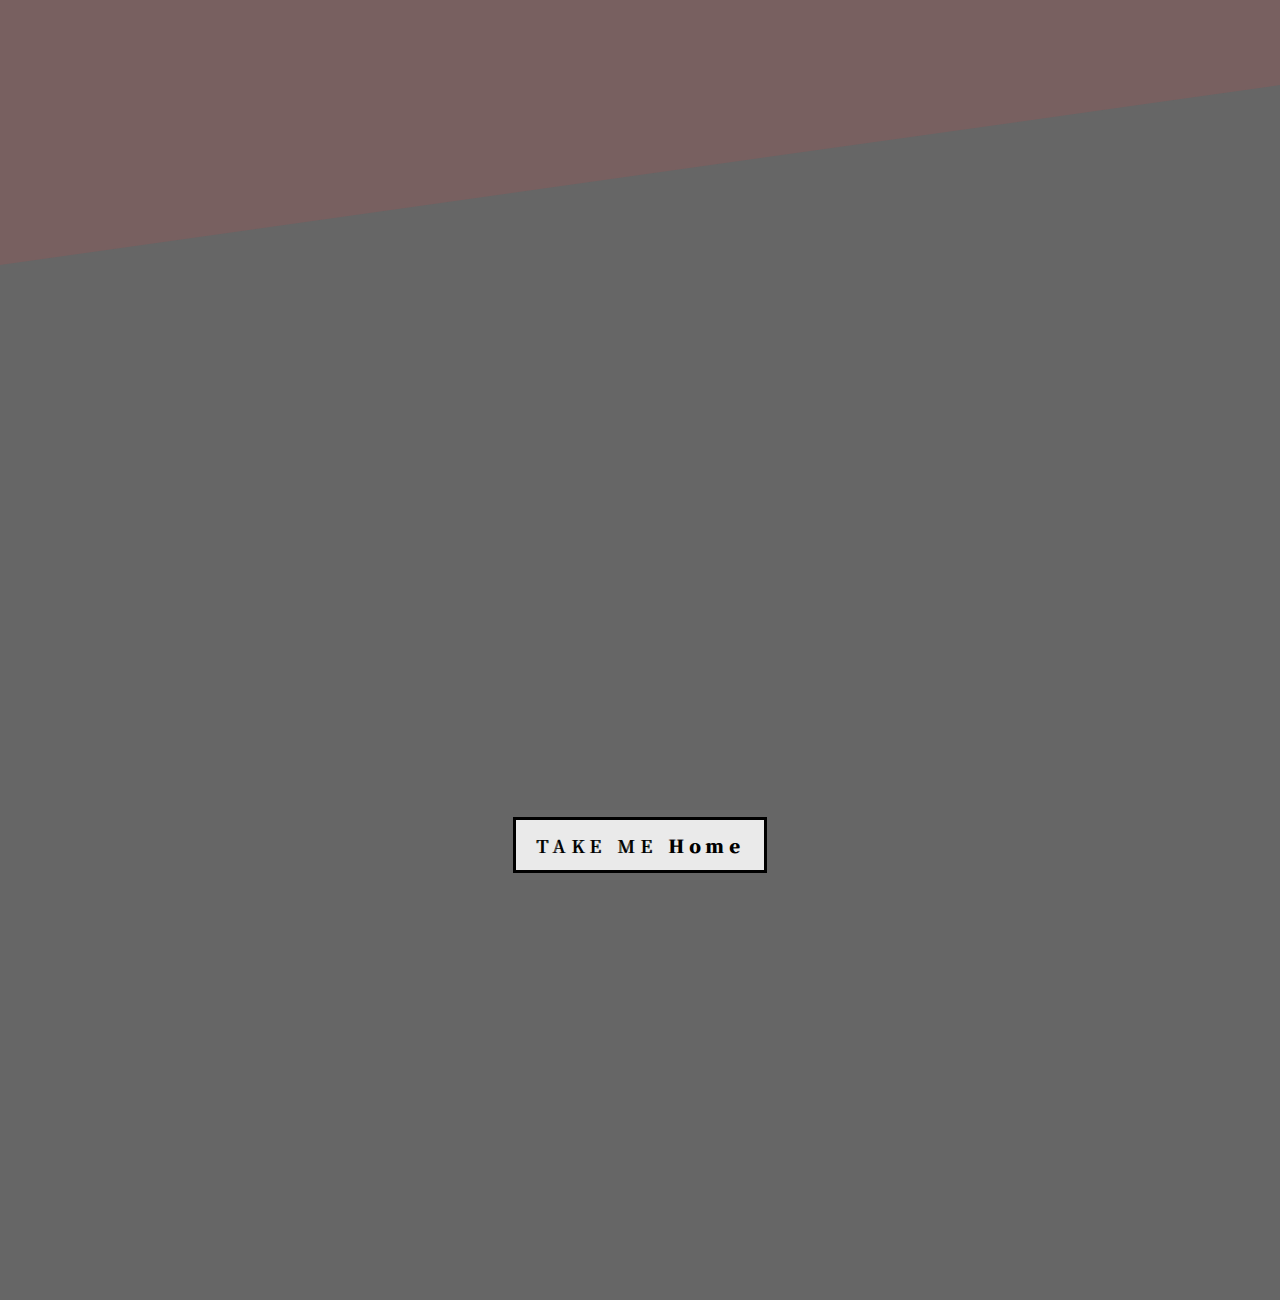
<file: victuals.html>
<!DOCTYPE html>
<html lang="en">
<head>
    <meta charset="UTF-8">
    <meta http-equiv="X-UA-Compatible" content="IE=edge">
    <meta name="viewport" content="width=device-width, initial-scale=1.0">
    <link rel="stylesheet" href="./index.css">
    <title>victuals</title>
    <style>
        @import url('https://fonts.googleapis.com/css2?family=Noto+Serif+TC:wght@200..900&display=swap');

        #img-one {
            background-image: url(pic/food/92b3b0869acf.jpg);
            background-size: cover;
            background-color: rgba(0, 0, 0, .6);
            background-blend-mode: multiply;
        }

        #img-two {
            background-image: url(pic/food/0ca119bd6e23.jpg);
            background-color: rgba(0, 0, 0, .6);
            background-blend-mode: multiply;
        }

        .content-one {
            background: url(pic/food/c4cc26680f5d.jpg) no-repeat fixed center;
            background-size: cover;
            background-color: rgba(0, 0, 0, .6);
            background-blend-mode: multiply;
        }

        .content-two {
            background: url(pic/food/92b3b0869acf.jpg) no-repeat fixed center;
            background-size: cover;
            background-color: rgba(0, 0, 0, .6);
            background-blend-mode: multiply;
        }

        .content-three {
            background: url(pic/food/94c8c95a3df8.jpg) no-repeat fixed center;
            background-size: cover;
            background-color: rgba(0, 0, 0, .6);
            background-blend-mode: multiply;
        }

        h1{
            font-family: 'modern_no._20regular',serif;
        }
    </style>
</head>
<body>
    <div class="container">
        <section id="img-one" class="img">
            <h1>victuals</h1>
        </section>
        <section class="content-one">
            <div class="text-box">
                <div class="cnt">
                <h2>文化</h2>
                <p>
                    料理是文化的濃縮 <br>
                    羸弱時的酸、幸福時的甜、荒亂時的苦、富裕時的鹹、換代時的鮮 <br>
                    大火收汁、小火慢熬 <br>
                    緊盯火爐，可別燒焦了 
                </p>
            </div>
            </div>
        </section>
        <section class="content-two">
            <div class="text-box">
                <div class="cnt">
                <h2>暴食</h2>
                <p>
                    認為暴食有罪的，暫且歸類為反人類分子吧 <br>
                    無法體會將食物嚥下的幸福、卻說著收斂慾望等等的謊話 <br>
                    閉嘴，食不語，寢不言<br>
                </p>
            </div>
            </div>
        </section>
        <section class="content-three">
            <div class="text-box">
                <div class="cnt">
                <h2>品味</h2>
                <p>
                    每每說到料理，總會有討論關於哪類料理最棒 <br>
                    中式、法式、日式？ <br>
                    我不知道，這對我而言太複雜 <br>
                    我只知道，
                    我媽的料理最好
                </p>
            </div>
            </div>
        </section>
        <section id="img-two" class="img">
            <div class="cnt">
                <p>
                    <a href="index.html" class="btn">TAKE ME<strong> Home</strong><em></em></a>
                </p>
            </div>
        </section>
    </div>
</body>
</html>
</file>
<file: index.css>
* {
    margin: 0;
    padding: 0;
    box-sizing: border-box;
}

body {
    overflow-x: hidden;
}

.container {
    width: 100vw;
    height: auto;
}

section,
#footer {
    height: 100vh;
    position: relative;
    color: rgba(255, 255, 255, .8);
    font-size: 10vh;
    /* 设置字体 */
    font-family: "Noto Serif TC", serif;
    /* 文字阴影 */
    text-shadow: 4px 4px rgb(46, 43, 43);
    /* 弹性布局 */
    display: flex;
    /* 水平居中 */
    justify-content: center;
    /* 垂直居中 */
    align-items: center;
}

#footer {
    background-color: #c0b5aa;
    height: 50vh;
    color: #fff;
    font-size: 20vh;
}

.img {
    overflow: hidden;
    /* 背景图片不重复 */
    background-repeat: no-repeat;
    /* 背景图片位置：居中 */
    background-position: center;
    /* 背景图片固定 */
    background-attachment: fixed;
    background-size: cover;
    /* 禁止用户误选中 */
    user-select: none;
    background-color: rgba(0, 0, 0, .6);
    background-blend-mode: multiply; 

}


.text-box {
    width: 100%;
    height: 50%;
    /* 绝对定位 */
    position: absolute;
    bottom: 25%;
    /* 文字居中 */
    text-align: center;
    background-color: rgba(161, 82, 82, 0.3);
    /* 旋转中心 */
    transform-origin: center bottom;
    /* 扭曲斜切 */
    transform: skew(0, -8deg);

}

.text-box .cnt {
    display: inline-block;
    text-align: right;
    margin: 40px 0 10px;
    width: 90%;
    max-width: 990px;
    transform-origin: right bottom;
    transform: skew(0, 8deg);
}

.cnt h2 {
    margin-top: 100px;
    font-size: 36px;
    font-family: "Noto Serif TC", serif;
    text-shadow: 1px 0px 0px #323232;
    letter-spacing: 0.3em;
    /* 大写字母 */
    text-transform: uppercase;
    color: #fff;
    margin-bottom: 5px;
}

.cnt p {
    font-size: 20px;
    line-height: 1.7;
    margin-bottom: 10px;
    color: #fff;
}

.cnt a.btn {
    font-size: 90%;
    font-family: "Noto Serif TC", serif;
    letter-spacing: 0.3em;
    text-shadow: 1px 0px 0px black;
    line-height: 2.8;
    display: inline-block;
    background-color: #eaeaea;
    color: #000;
    border: 3px solid #000;
    white-space: nowrap;
    text-decoration: none;
    padding: 0 20px;

}

a {
    text-decoration: none;
    color: inherit;
    font: inherit;
}

a:hover {
    text-decoration: none; /* 去掉下劃線 */
    color: inherit; /* 使用繼承的顏色 */
    font: inherit; /* 繼承父元素的所有字體屬性 */
}
</file>
